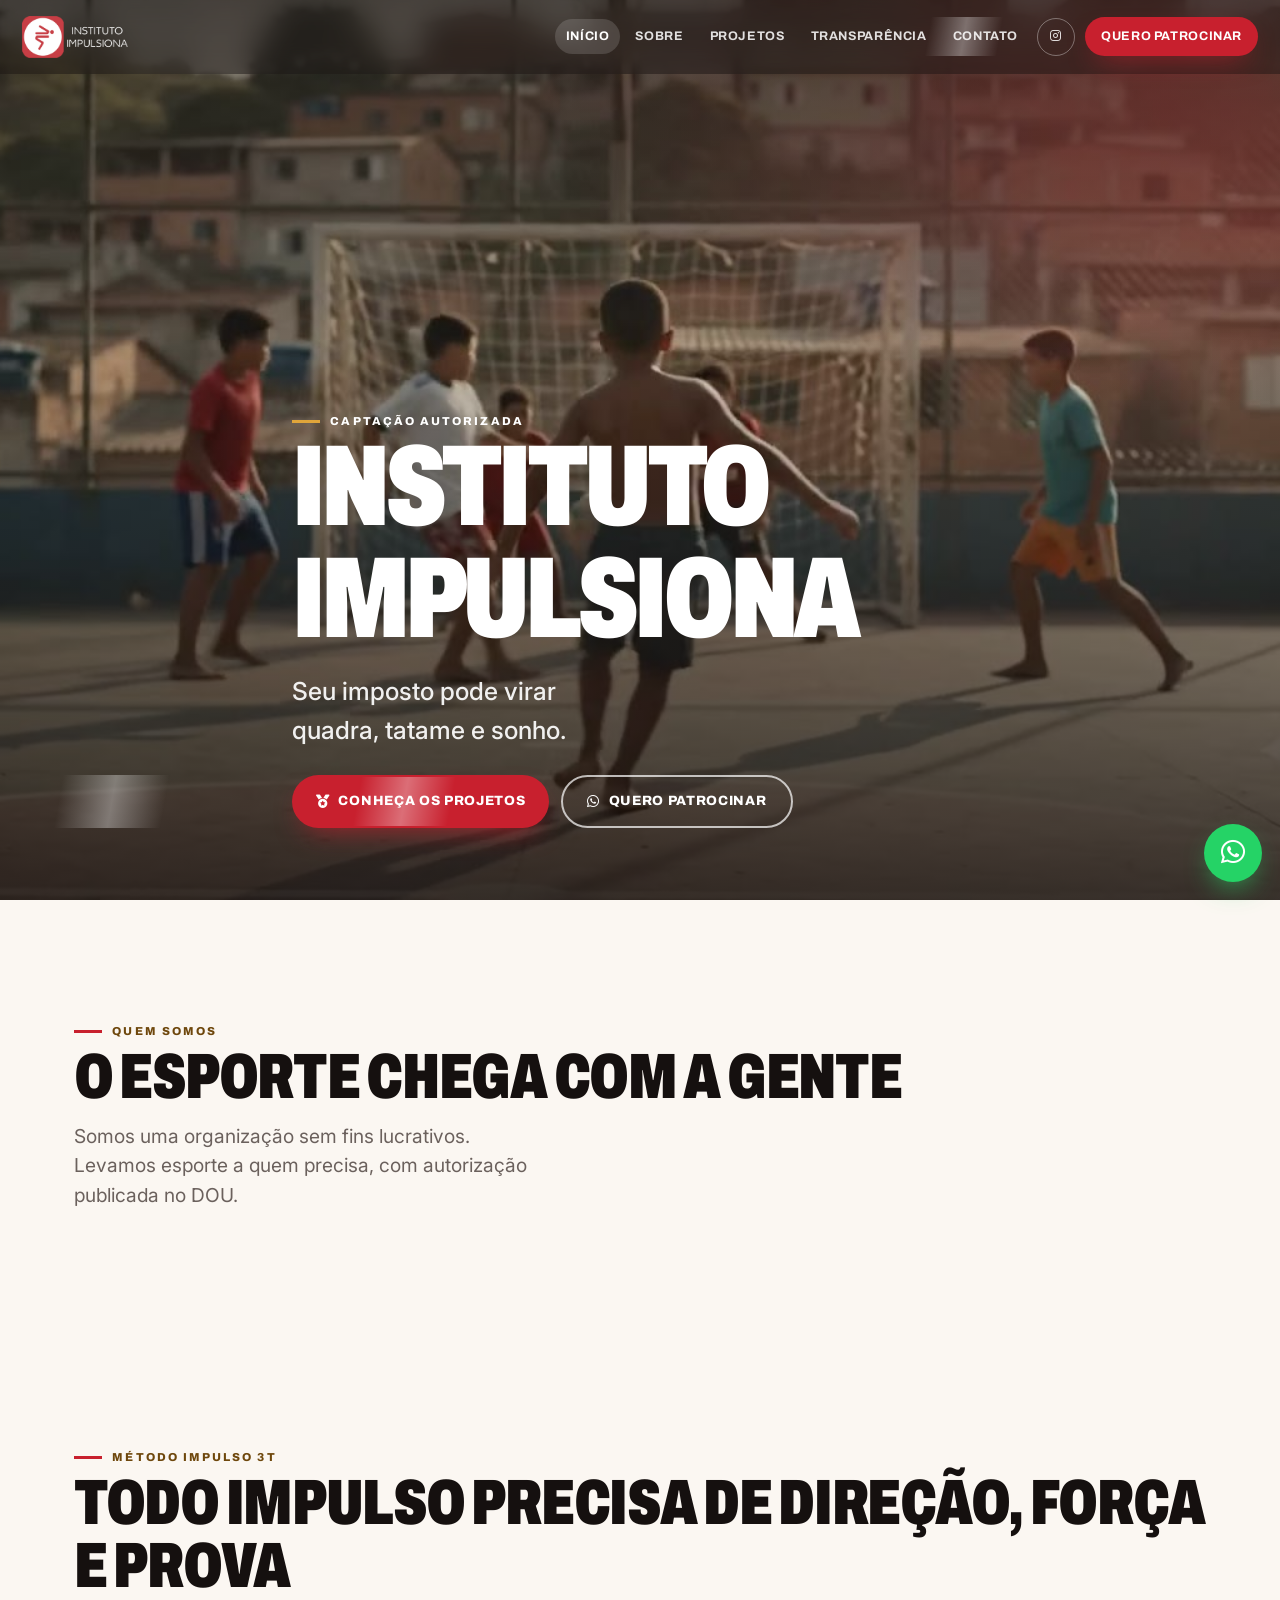
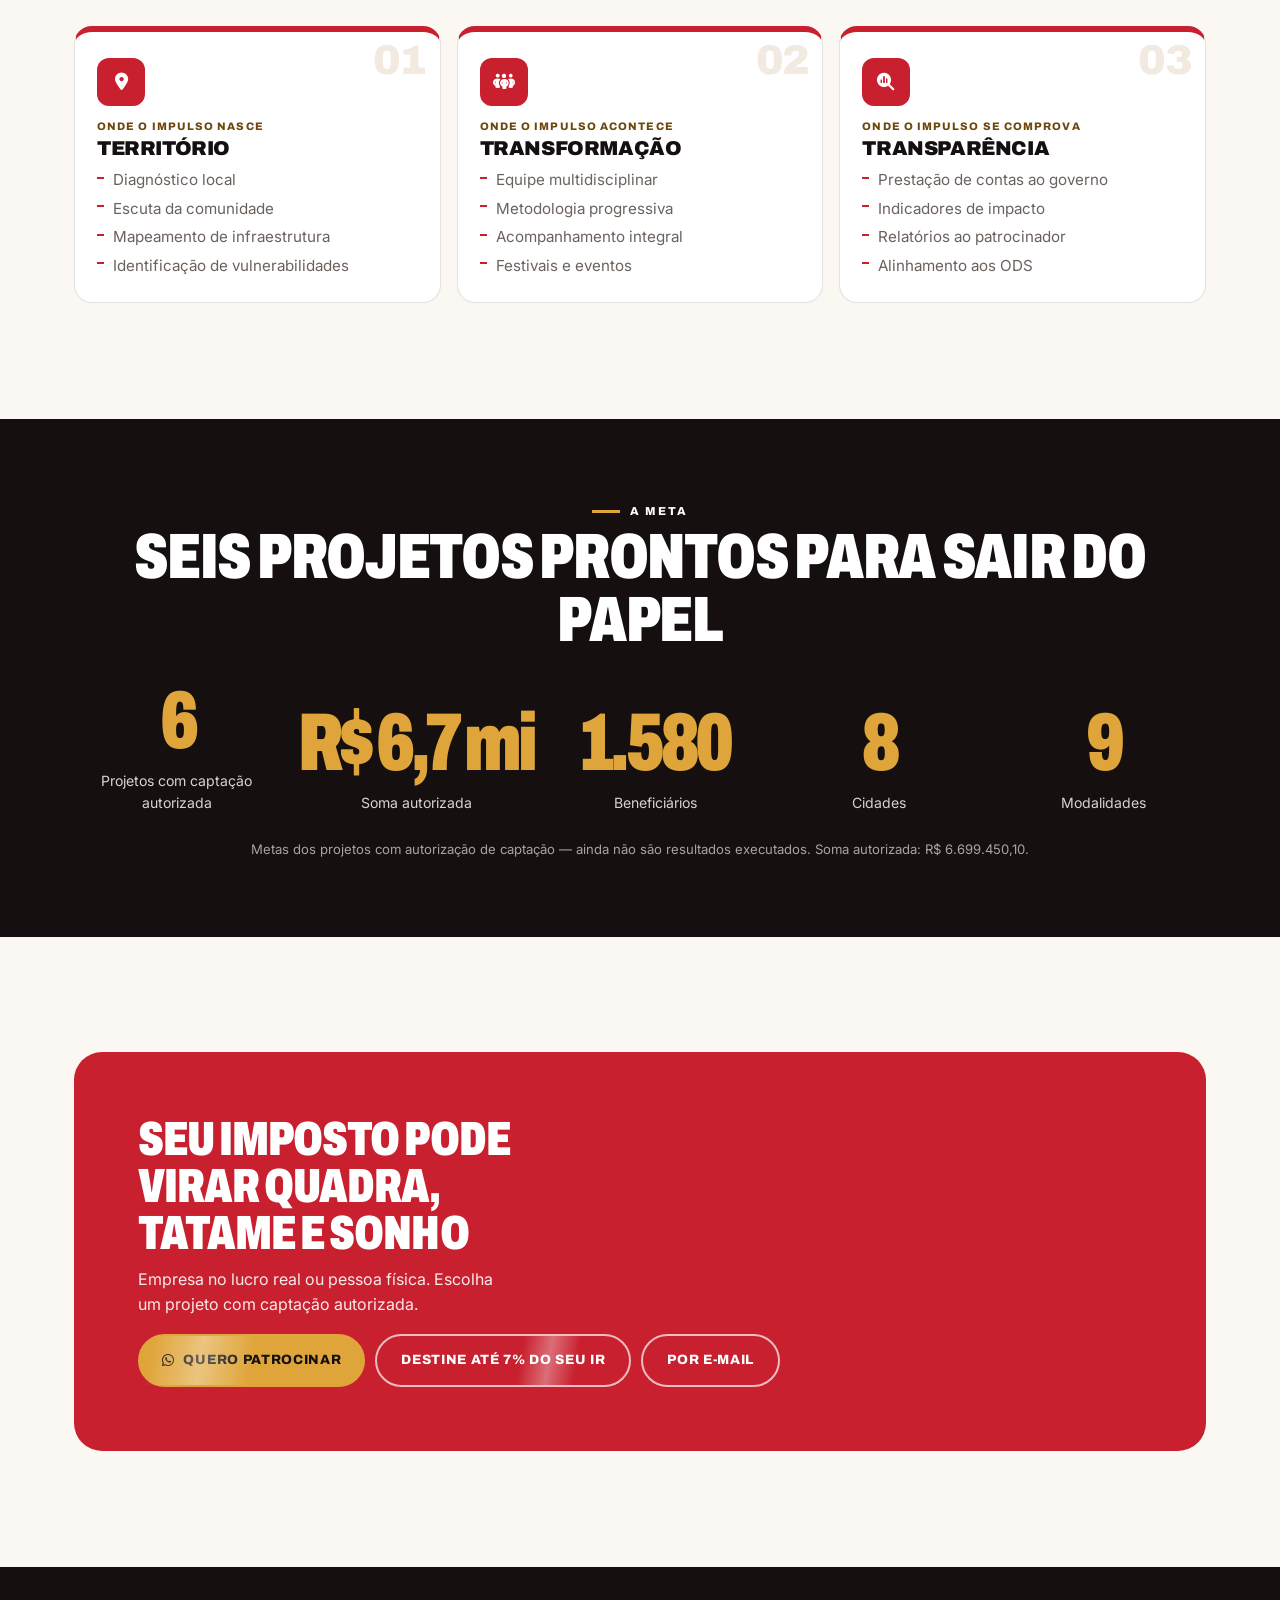
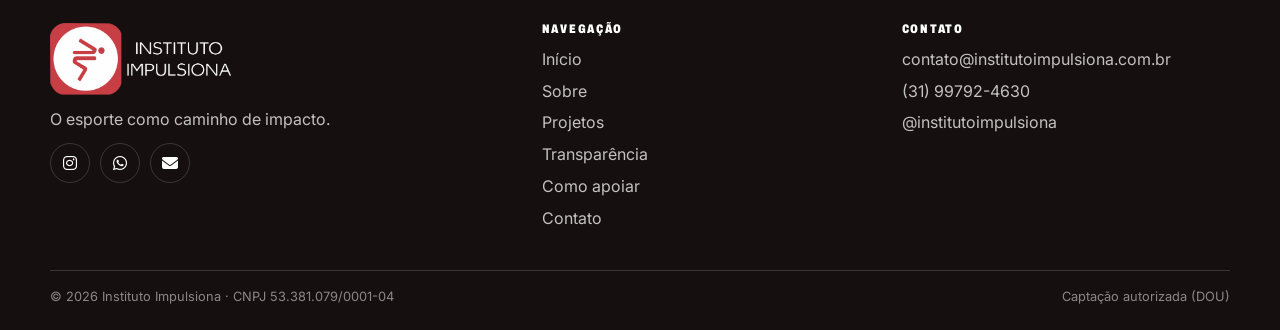
<file: index.html>
<!DOCTYPE html>
<html lang="pt-BR">
<head>
<meta charset="UTF-8">
<meta name="viewport" content="width=device-width, initial-scale=1.0">
<title>Instituto Impulsiona</title>
<meta name="description" content="Seis projetos de esporte com captação autorizada. R$ 6,7 milhões, 1.580 beneficiários, 8 cidades.">
<meta name="theme-color" content="#15100F">
<meta property="og:type" content="website">
<meta property="og:locale" content="pt_BR">
<meta property="og:site_name" content="Instituto Impulsiona">
<meta property="og:title" content="Instituto Impulsiona">
<meta property="og:description" content="Seis projetos de esporte com captação autorizada. R$ 6,7 milhões, 1.580 beneficiários, 8 cidades.">
<meta property="og:image" content="https://karinebavi.github.io/institutoimpulsiona-site/assets/logo-simbolo.png">
<meta property="og:image:alt" content="Símbolo do Instituto Impulsiona">
<meta name="twitter:card" content="summary">
<meta name="twitter:title" content="Instituto Impulsiona">
<meta name="twitter:description" content="Seis projetos de esporte com captação autorizada. R$ 6,7 milhões, 1.580 beneficiários, 8 cidades.">
<meta name="twitter:image" content="https://karinebavi.github.io/institutoimpulsiona-site/assets/logo-simbolo.png">
<link rel="icon" href="favicon.png" type="image/png">
<link rel="apple-touch-icon" href="assets/apple-touch-icon.png">
<link rel="preconnect" href="https://fonts.googleapis.com">
<link rel="preconnect" href="https://fonts.gstatic.com" crossorigin>
<link href="https://fonts.googleapis.com/css2?family=Archivo:wdth,wght@62..125,600..900&amp;family=Inter:wght@400;500;600;700&amp;display=swap" rel="stylesheet">
<link rel="stylesheet" href="https://cdnjs.cloudflare.com/ajax/libs/font-awesome/6.5.1/css/all.min.css">
<link rel="stylesheet" href="css/styles.css">
<script type="application/ld+json">{"@context": "https://schema.org", "@graph": [{"@type": "NGO", "@id": "https://karinebavi.github.io/institutoimpulsiona-site/#ong", "name": "Instituto Impulsiona", "url": "https://karinebavi.github.io/institutoimpulsiona-site/", "logo": "https://karinebavi.github.io/institutoimpulsiona-site/assets/logo-simbolo.png", "email": "contato@institutoimpulsiona.com.br", "telephone": "+55-31-99792-4630", "taxID": "53.381.079/0001-04", "sameAs": ["https://instagram.com/institutoimpulsiona"], "description": "Organização sem fins lucrativos. Projetos esportivos com autorização de captação de recursos publicada no DOU."}, {"@type": "WebPage", "url": "https://karinebavi.github.io/institutoimpulsiona-site/", "name": "Instituto Impulsiona", "description": "Seis projetos de esporte com captação autorizada. R$ 6,7 milhões, 1.580 beneficiários, 8 cidades.", "inLanguage": "pt-BR", "isPartOf": {"@id": "https://karinebavi.github.io/institutoimpulsiona-site/#ong"}}]}</script>
</head>
<body class="home">
<a class="skip" href="#conteudo">Ir para o conteúdo</a>
<header class="header" id="header">
  <a href="./" class="brand" aria-label="Instituto Impulsiona — início">
    <img src="assets/logo-horizontal-branco.png" alt="Instituto Impulsiona" width="122" height="42">
  </a>
  <nav class="nav" id="nav" aria-label="Principal">
    <a href="./" class="active" aria-current="page">Início</a>
    <a href="sobre/">Sobre</a>
    <a href="projetos/">Projetos</a>
    <a href="transparencia/">Transparência</a>
    <a href="contato/">Contato</a>
    <a class="nav-ig" href="https://instagram.com/institutoimpulsiona" target="_blank" rel="noopener noreferrer" aria-label="Instagram do Instituto Impulsiona"><i class="fa-brands fa-instagram" aria-hidden="true"></i></a>
    <a class="btn btn-red" href="apoiar/">Quero patrocinar</a>
  </nav>
  <button class="burger" id="burger" type="button" aria-label="Menu" aria-expanded="false" aria-controls="nav"><i class="fa-solid fa-bars" aria-hidden="true"></i></button>
</header>

<main id="conteudo">
  <section class="hero">
    <div class="hero-media">
      <img src="assets/hero-poster.jpg" alt="" width="1280" height="720">
    </div>
    <div class="wrap hero-inner">
      <span class="eyebrow on-dark">Captação autorizada</span>
      <h1 class="h-hero">Instituto Impulsiona</h1>
      <p class="sub">Seu imposto pode virar quadra, tatame e sonho.</p>
      <div class="hero-cta">
        <a class="btn btn-red" href="projetos/"><i class="fa-solid fa-medal" aria-hidden="true"></i> Conheça os projetos</a>
        <a class="btn btn-ghost" href="https://wa.me/5531997924630?text=Ol%C3%A1%21%20Quero%20patrocinar%20um%20projeto%20do%20Instituto%20Impulsiona%20com%20autoriza%C3%A7%C3%A3o%20de%20capta%C3%A7%C3%A3o%20de%20recursos." target="_blank" rel="noopener noreferrer"><i class="fa-brands fa-whatsapp" aria-hidden="true"></i> Quero patrocinar</a>
      </div>
    </div>
  </section>
  <section class="pad section-mark" id="quem">
    <div class="wrap">
      <div class="reveal">
        <span class="eyebrow">Quem somos</span>
        <h2 class="h-sec">O esporte chega com a gente</h2>
        <p class="lead">Somos uma organização sem fins lucrativos. Levamos esporte a quem precisa, com autorização publicada no DOU.</p>
      </div>
    </div>
  </section>
  <section class="pad" id="metodo">
    <div class="wrap">
      <span class="eyebrow">Método Impulso 3T</span>
      <h2 class="h-sec">Todo impulso precisa de direção, força e prova</h2>
      <div class="method-grid">
        <article class="method-card">
          <span class="method-num" aria-hidden="true">01</span>
          <div class="ico"><i class="fa-solid fa-location-dot" aria-hidden="true"></i></div>
          <p class="micro">Onde o impulso nasce</p>
          <h3>Território</h3>
          <ul>
            <li>Diagnóstico local</li>
            <li>Escuta da comunidade</li>
            <li>Mapeamento de infraestrutura</li>
            <li>Identificação de vulnerabilidades</li>
          </ul>
        </article>
        <article class="method-card">
          <span class="method-num" aria-hidden="true">02</span>
          <div class="ico"><i class="fa-solid fa-people-group" aria-hidden="true"></i></div>
          <p class="micro">Onde o impulso acontece</p>
          <h3>Transformação</h3>
          <ul>
            <li>Equipe multidisciplinar</li>
            <li>Metodologia progressiva</li>
            <li>Acompanhamento integral</li>
            <li>Festivais e eventos</li>
          </ul>
        </article>
        <article class="method-card">
          <span class="method-num" aria-hidden="true">03</span>
          <div class="ico"><i class="fa-solid fa-magnifying-glass-chart" aria-hidden="true"></i></div>
          <p class="micro">Onde o impulso se comprova</p>
          <h3>Transparência</h3>
          <ul>
            <li>Prestação de contas ao governo</li>
            <li>Indicadores de impacto</li>
            <li>Relatórios ao patrocinador</li>
            <li>Alinhamento aos ODS</li>
          </ul>
        </article>
      </div>
    </div>
  </section>
  <section class="stats-wrap pad-sm section-ink">
    <div class="wrap">
      <div class="reveal" style="text-align:center;margin-bottom:28px">
        <span class="eyebrow on-dark">A meta</span>
        <h2 class="h-sec" style="color:#fff">Seis projetos prontos para sair do papel</h2>
      </div>
      <div class="stats">
        <div class="stat reveal"><div class="num" data-count="6">6</div><div class="lbl">Projetos com captação autorizada</div></div>
        <div class="stat reveal"><div class="num" data-count="6.7" data-prefix="R$ " data-suffix=" mi" data-decimals="1">R$ 6,7 mi</div><div class="lbl">Soma autorizada</div></div>
        <div class="stat reveal"><div class="num" data-count="1580" data-sep="1">1.580</div><div class="lbl">Beneficiários</div></div>
        <div class="stat reveal"><div class="num" data-count="8">8</div><div class="lbl">Cidades</div></div>
        <div class="stat reveal"><div class="num" data-count="9">9</div><div class="lbl">Modalidades</div></div>
      </div>
      <p class="note">Metas dos projetos com autorização de captação — ainda não são resultados executados. Soma autorizada: R$ 6.699.450,10.</p>
    </div>
  </section>
  <section class="pad">
    <div class="wrap">
      <div class="band reveal">
        <div style="position:relative;z-index:1">
          <h2>Seu imposto pode virar quadra, tatame e sonho</h2>
          <p>Empresa no lucro real ou pessoa física. Escolha um projeto com captação autorizada.</p>
          <div class="btn-row">
            <a class="btn btn-gold" href="https://wa.me/5531997924630?text=Ol%C3%A1%21%20Quero%20patrocinar%20um%20projeto%20do%20Instituto%20Impulsiona%20com%20autoriza%C3%A7%C3%A3o%20de%20capta%C3%A7%C3%A3o%20de%20recursos." target="_blank" rel="noopener noreferrer"><i class="fa-brands fa-whatsapp" aria-hidden="true"></i> Quero patrocinar</a>
            <a class="btn btn-ghost" href="https://wa.me/5531997924630?text=Ol%C3%A1%21%20Quero%20destinar%20at%C3%A9%207%25%20do%20meu%20IR%20para%20um%20projeto%20do%20Instituto%20Impulsiona." target="_blank" rel="noopener noreferrer">Destine até 7% do seu IR</a>
            <a class="btn btn-ghost" href="mailto:contato@institutoimpulsiona.com.br?subject=Quero%20patrocinar%20um%20projeto&body=Ol%C3%A1%21%20Quero%20patrocinar%20um%20projeto%20do%20Instituto%20Impulsiona%20com%20autoriza%C3%A7%C3%A3o%20de%20capta%C3%A7%C3%A3o%20de%20recursos.">Por e-mail</a>
          </div>
        </div>
      </div>
    </div>
  </section>
</main>
<footer class="footer">
  <div class="foot-grid">
    <div>
      <img src="assets/logo-horizontal-branco.png" alt="Instituto Impulsiona" width="208" height="72">
      <p>O esporte como caminho de impacto.</p>
      <div class="foot-social">
        <a href="https://instagram.com/institutoimpulsiona" target="_blank" rel="noopener noreferrer" aria-label="Instagram"><i class="fa-brands fa-instagram" aria-hidden="true"></i></a>
        <a href="https://wa.me/5531997924630" target="_blank" rel="noopener noreferrer" aria-label="WhatsApp"><i class="fa-brands fa-whatsapp" aria-hidden="true"></i></a>
        <a href="mailto:contato@institutoimpulsiona.com.br" aria-label="E-mail"><i class="fa-solid fa-envelope" aria-hidden="true"></i></a>
      </div>
    </div>
    <nav aria-label="Rodapé">
      <h2>Navegação</h2>
      <a href="./">Início</a>
      <a href="sobre/">Sobre</a>
      <a href="projetos/">Projetos</a>
      <a href="transparencia/">Transparência</a>
      <a href="apoiar/">Como apoiar</a>
      <a href="contato/">Contato</a>
    </nav>
    <div>
      <h2>Contato</h2>
      <a href="mailto:contato@institutoimpulsiona.com.br">contato@institutoimpulsiona.com.br</a>
      <a href="https://wa.me/5531997924630" target="_blank" rel="noopener noreferrer">(31) 99792-4630</a>
      <a href="https://instagram.com/institutoimpulsiona" target="_blank" rel="noopener noreferrer">@institutoimpulsiona</a>
    </div>
  </div>
  <div class="foot-bottom">
    <span>© <span id="ano"></span> Instituto Impulsiona · CNPJ 53.381.079/0001-04</span>
    <span>Captação autorizada (DOU)</span>
  </div>
</footer>
<a class="wa" href="https://wa.me/5531997924630" target="_blank" rel="noopener noreferrer" aria-label="Falar no WhatsApp"><i class="fa-brands fa-whatsapp" aria-hidden="true"></i></a>
<script src="js/site.js"></script>
</body>
</html>
</file>
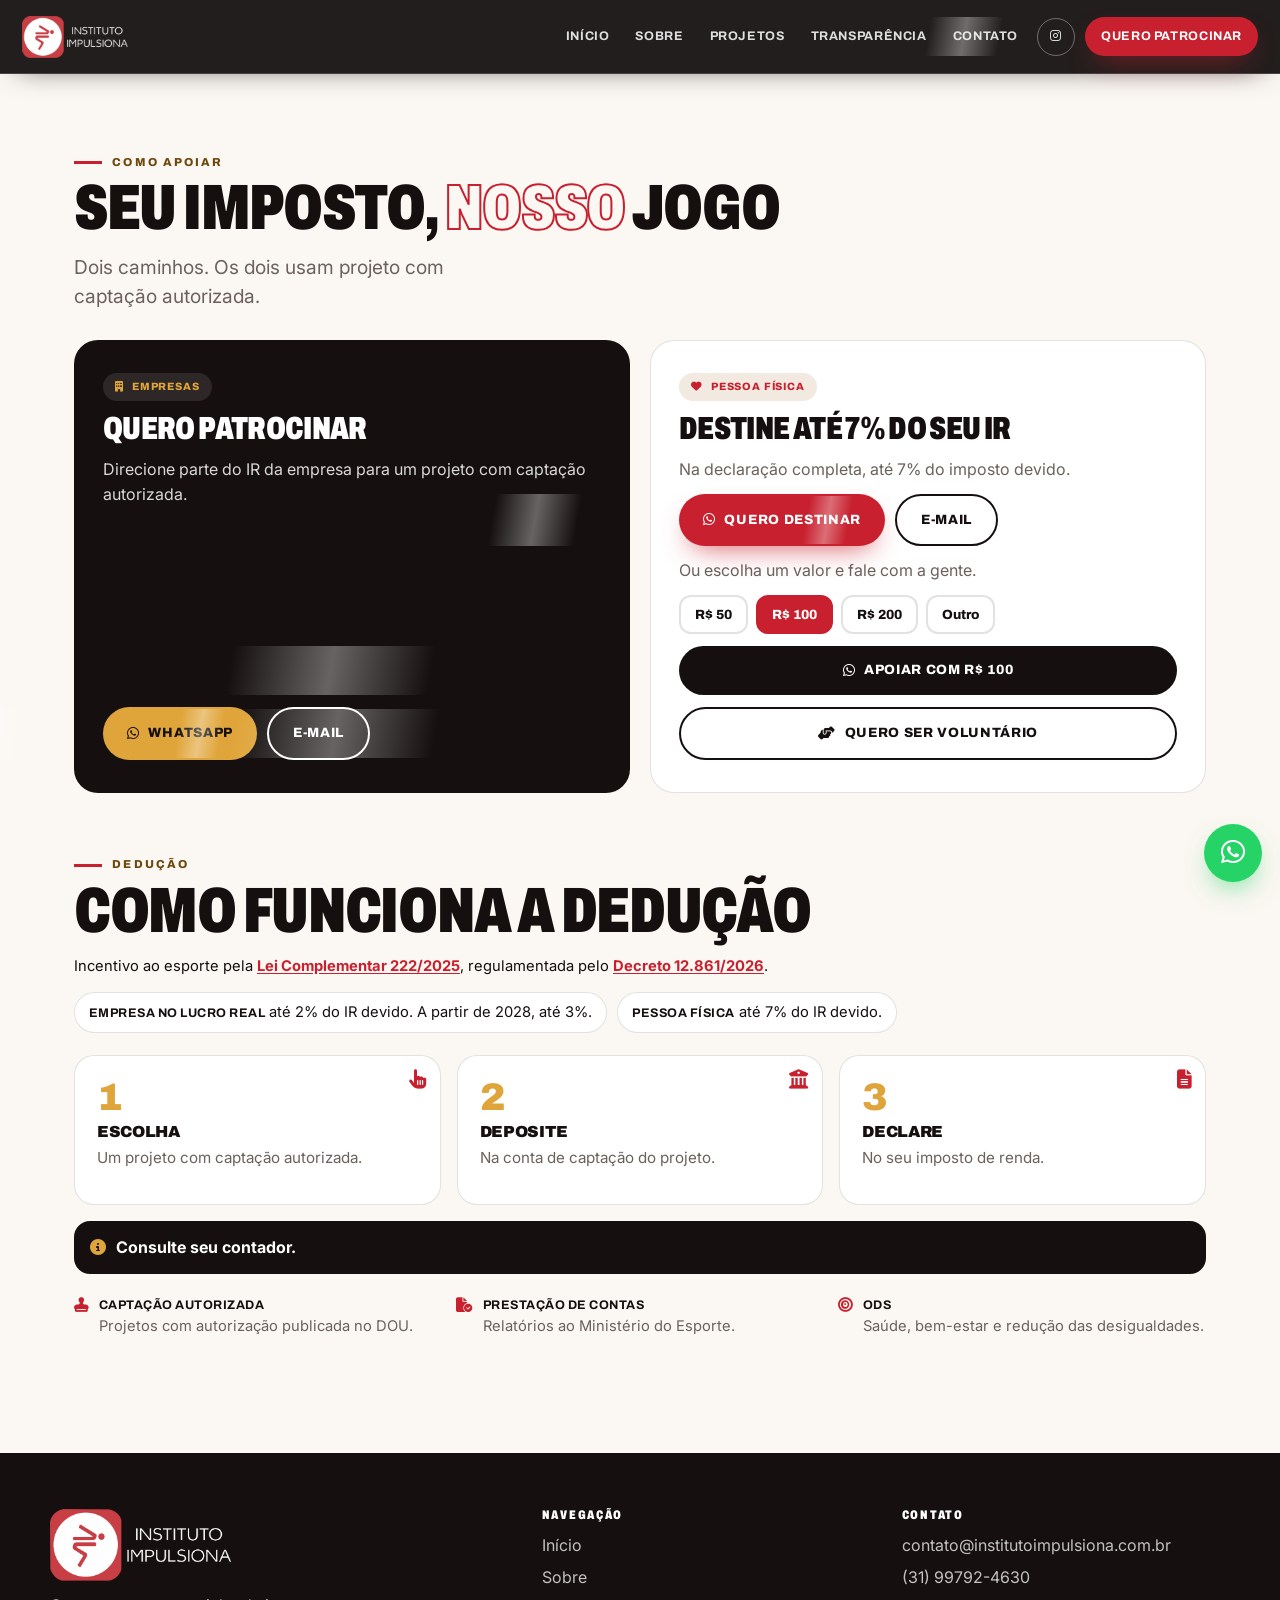
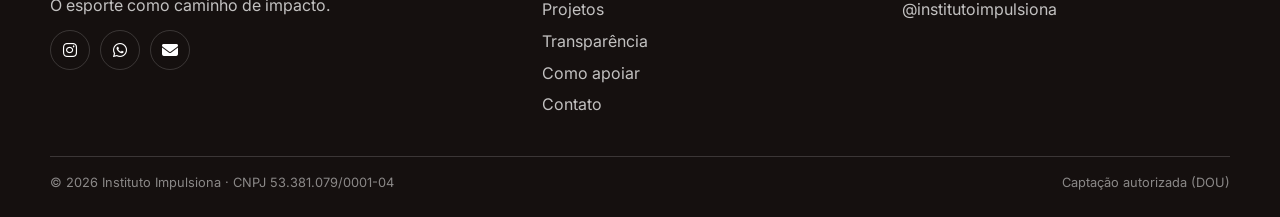
<file: apoiar/index.html>
<!DOCTYPE html>
<html lang="pt-BR">
<head>
<meta charset="UTF-8">
<meta name="viewport" content="width=device-width, initial-scale=1.0">
<title>Como apoiar — Instituto Impulsiona</title>
<meta name="description" content="Empresa no lucro real destina até 2% do IR. Pessoa física, até 7%. Lei Complementar 222/2025.">
<meta name="theme-color" content="#15100F">
<meta property="og:type" content="website">
<meta property="og:locale" content="pt_BR">
<meta property="og:site_name" content="Instituto Impulsiona">
<meta property="og:title" content="Como apoiar — Instituto Impulsiona">
<meta property="og:description" content="Empresa no lucro real destina até 2% do IR. Pessoa física, até 7%. Lei Complementar 222/2025.">
<meta property="og:image" content="https://karinebavi.github.io/institutoimpulsiona-site/assets/logo-simbolo.png">
<meta property="og:image:alt" content="Símbolo do Instituto Impulsiona">
<meta name="twitter:card" content="summary">
<meta name="twitter:title" content="Como apoiar — Instituto Impulsiona">
<meta name="twitter:description" content="Empresa no lucro real destina até 2% do IR. Pessoa física, até 7%. Lei Complementar 222/2025.">
<meta name="twitter:image" content="https://karinebavi.github.io/institutoimpulsiona-site/assets/logo-simbolo.png">
<link rel="icon" href="../favicon.png" type="image/png">
<link rel="apple-touch-icon" href="../assets/apple-touch-icon.png">
<link rel="preconnect" href="https://fonts.googleapis.com">
<link rel="preconnect" href="https://fonts.gstatic.com" crossorigin>
<link href="https://fonts.googleapis.com/css2?family=Archivo:wdth,wght@62..125,600..900&amp;family=Inter:wght@400;500;600;700&amp;display=swap" rel="stylesheet">
<link rel="stylesheet" href="https://cdnjs.cloudflare.com/ajax/libs/font-awesome/6.5.1/css/all.min.css">
<link rel="stylesheet" href="../css/styles.css">
<script type="application/ld+json">{"@context": "https://schema.org", "@graph": [{"@type": "NGO", "@id": "https://karinebavi.github.io/institutoimpulsiona-site/#ong", "name": "Instituto Impulsiona", "url": "https://karinebavi.github.io/institutoimpulsiona-site/", "logo": "https://karinebavi.github.io/institutoimpulsiona-site/assets/logo-simbolo.png", "email": "contato@institutoimpulsiona.com.br", "telephone": "+55-31-99792-4630", "taxID": "53.381.079/0001-04", "sameAs": ["https://instagram.com/institutoimpulsiona"], "description": "Organização sem fins lucrativos. Projetos esportivos com autorização de captação de recursos publicada no DOU."}, {"@type": "WebPage", "url": "https://karinebavi.github.io/institutoimpulsiona-site/apoiar/", "name": "Como apoiar — Instituto Impulsiona", "description": "Empresa no lucro real destina até 2% do IR. Pessoa física, até 7%. Lei Complementar 222/2025.", "inLanguage": "pt-BR", "isPartOf": {"@id": "https://karinebavi.github.io/institutoimpulsiona-site/#ong"}}]}</script>
</head>
<body class="inner">
<a class="skip" href="#conteudo">Ir para o conteúdo</a>
<header class="header is-solid" id="header">
  <a href="../" class="brand" aria-label="Instituto Impulsiona — início">
    <img src="../assets/logo-horizontal-branco.png" alt="Instituto Impulsiona" width="122" height="42">
  </a>
  <nav class="nav" id="nav" aria-label="Principal">
    <a href="../">Início</a>
    <a href="../sobre/">Sobre</a>
    <a href="../projetos/">Projetos</a>
    <a href="../transparencia/">Transparência</a>
    <a href="../contato/">Contato</a>
    <a class="nav-ig" href="https://instagram.com/institutoimpulsiona" target="_blank" rel="noopener noreferrer" aria-label="Instagram do Instituto Impulsiona"><i class="fa-brands fa-instagram" aria-hidden="true"></i></a>
    <a class="btn btn-red" href="../apoiar/" aria-current="page">Quero patrocinar</a>
  </nav>
  <button class="burger" id="burger" type="button" aria-label="Menu" aria-expanded="false" aria-controls="nav"><i class="fa-solid fa-bars" aria-hidden="true"></i></button>
</header>

<main id="conteudo">
  <section class="pad section-mark">
    <div class="wrap">
      <span class="eyebrow">Como apoiar</span>
      <h1 class="h-sec">Seu imposto, <span class="stroke">nosso</span> jogo</h1>
      <p class="lead">Dois caminhos. Os dois usam projeto com captação autorizada.</p>
      <div class="support-grid" style="margin-top:28px">
        <article class="support feature">
          <span class="badge"><i class="fa-solid fa-building" aria-hidden="true"></i> Empresas</span>
          <h2>Quero patrocinar</h2>
          <p>Direcione parte do IR da empresa para um projeto com captação autorizada.</p>
          <div class="actions">
            <a class="btn btn-gold" href="https://wa.me/5531997924630?text=Ol%C3%A1%21%20Quero%20patrocinar%20um%20projeto%20do%20Instituto%20Impulsiona%20com%20autoriza%C3%A7%C3%A3o%20de%20capta%C3%A7%C3%A3o%20de%20recursos." target="_blank" rel="noopener noreferrer"><i class="fa-brands fa-whatsapp" aria-hidden="true"></i> WhatsApp</a>
            <a class="btn btn-line" style="border-color:#fff;color:#fff" href="mailto:contato@institutoimpulsiona.com.br?subject=Quero%20patrocinar%20um%20projeto&body=Ol%C3%A1%21%20Quero%20patrocinar%20um%20projeto%20do%20Instituto%20Impulsiona%20com%20autoriza%C3%A7%C3%A3o%20de%20capta%C3%A7%C3%A3o%20de%20recursos.">E-mail</a>
          </div>
        </article>
        <article class="support">
          <span class="badge"><i class="fa-solid fa-heart" aria-hidden="true"></i> Pessoa física</span>
          <h2>Destine até 7% do seu IR</h2>
          <p>Na declaração completa, até 7% do imposto devido.</p>
          <div class="actions">
            <a class="btn btn-red" href="https://wa.me/5531997924630?text=Ol%C3%A1%21%20Quero%20destinar%20at%C3%A9%207%25%20do%20meu%20IR%20para%20um%20projeto%20do%20Instituto%20Impulsiona." target="_blank" rel="noopener noreferrer"><i class="fa-brands fa-whatsapp" aria-hidden="true"></i> Quero destinar</a>
            <a class="btn btn-line" href="mailto:contato@institutoimpulsiona.com.br?subject=Destinar%20at%C3%A9%207%25%20do%20IR&body=Ol%C3%A1%21%20Quero%20destinar%20at%C3%A9%207%25%20do%20meu%20IR%20para%20um%20projeto%20do%20Instituto%20Impulsiona.">E-mail</a>
          </div>
          <p>Ou escolha um valor e fale com a gente.</p>
          <div class="amounts" id="amounts" role="group" aria-label="Valor para apoiar a causa, fora da dedução do IR">
            <button class="amount" type="button" data-v="50" aria-pressed="false">R$ 50</button>
            <button class="amount active" type="button" data-v="100" aria-pressed="true">R$ 100</button>
            <button class="amount" type="button" data-v="200" aria-pressed="false">R$ 200</button>
            <button class="amount" type="button" data-v="outro" aria-pressed="false">Outro</button>
          </div>
          <a id="doarBtnLink" class="btn btn-dark" href="https://wa.me/5531997924630?text=Ol%C3%A1%21%20Quero%20apoiar%20o%20Instituto%20Impulsiona%20com%20uma%20doa%C3%A7%C3%A3o%20de%20R%24%20100.%20Pode%20me%20ajudar%3F" target="_blank" rel="noopener noreferrer"><i class="fa-brands fa-whatsapp" aria-hidden="true"></i> Apoiar com R$ 100</a>
          <a class="btn btn-line" href="https://wa.me/5531997924630?text=Ol%C3%A1%21%20Tenho%20interesse%20em%20ser%20volunt%C3%A1rio%28a%29%20no%20Instituto%20Impulsiona." target="_blank" rel="noopener noreferrer"><i class="fa-solid fa-hands-helping" aria-hidden="true"></i> Quero ser voluntário</a>
        </article>
      </div>

      <div style="margin-top:56px" id="deducao">
        <span class="eyebrow">Dedução</span>
        <h2 class="h-sec">Como funciona a dedução</h2>
        <p class="legal-links">Incentivo ao esporte pela <a href="https://www.planalto.gov.br/ccivil_03/leis/lcp/lcp222.htm" target="_blank" rel="noopener noreferrer">Lei Complementar 222/2025</a>, regulamentada pelo <a href="https://www.planalto.gov.br/ccivil_03/_ato2023-2026/2026/decreto/d12861.htm" target="_blank" rel="noopener noreferrer">Decreto 12.861/2026</a>.</p>
        <div class="limits">
          <p class="pill"><strong>Empresa no lucro real</strong> até 2% do IR devido. A partir de 2028, até 3%.</p>
          <p class="pill"><strong>Pessoa física</strong> até 7% do IR devido.</p>
        </div>
        <div class="steps">
          <article class="step-card reveal"><i class="fa-solid fa-hand-pointer mark" aria-hidden="true"></i><div class="n">1</div><h3>Escolha</h3><p>Um projeto com captação autorizada.</p></article>
          <article class="step-card reveal"><i class="fa-solid fa-building-columns mark" aria-hidden="true"></i><div class="n">2</div><h3>Deposite</h3><p>Na conta de captação do projeto.</p></article>
          <article class="step-card reveal"><i class="fa-solid fa-file-lines mark" aria-hidden="true"></i><div class="n">3</div><h3>Declare</h3><p>No seu imposto de renda.</p></article>
        </div>
        <p class="warn"><i class="fa-solid fa-circle-info" aria-hidden="true"></i> Consulte seu contador.</p>
      </div>

      <div class="assure">
        <article><i class="fa-solid fa-stamp" aria-hidden="true"></i><div><strong>Captação autorizada</strong>Projetos com autorização publicada no DOU.</div></article>
        <article><i class="fa-solid fa-file-circle-check" aria-hidden="true"></i><div><strong>Prestação de contas</strong>Relatórios ao Ministério do Esporte.</div></article>
        <article><i class="fa-solid fa-bullseye" aria-hidden="true"></i><div><strong>ODS</strong>Saúde, bem-estar e redução das desigualdades.</div></article>
      </div>
    </div>
  </section>
</main>
<footer class="footer">
  <div class="foot-grid">
    <div>
      <img src="../assets/logo-horizontal-branco.png" alt="Instituto Impulsiona" width="208" height="72">
      <p>O esporte como caminho de impacto.</p>
      <div class="foot-social">
        <a href="https://instagram.com/institutoimpulsiona" target="_blank" rel="noopener noreferrer" aria-label="Instagram"><i class="fa-brands fa-instagram" aria-hidden="true"></i></a>
        <a href="https://wa.me/5531997924630" target="_blank" rel="noopener noreferrer" aria-label="WhatsApp"><i class="fa-brands fa-whatsapp" aria-hidden="true"></i></a>
        <a href="mailto:contato@institutoimpulsiona.com.br" aria-label="E-mail"><i class="fa-solid fa-envelope" aria-hidden="true"></i></a>
      </div>
    </div>
    <nav aria-label="Rodapé">
      <h2>Navegação</h2>
      <a href="../">Início</a>
      <a href="../sobre/">Sobre</a>
      <a href="../projetos/">Projetos</a>
      <a href="../transparencia/">Transparência</a>
      <a href="../apoiar/">Como apoiar</a>
      <a href="../contato/">Contato</a>
    </nav>
    <div>
      <h2>Contato</h2>
      <a href="mailto:contato@institutoimpulsiona.com.br">contato@institutoimpulsiona.com.br</a>
      <a href="https://wa.me/5531997924630" target="_blank" rel="noopener noreferrer">(31) 99792-4630</a>
      <a href="https://instagram.com/institutoimpulsiona" target="_blank" rel="noopener noreferrer">@institutoimpulsiona</a>
    </div>
  </div>
  <div class="foot-bottom">
    <span>© <span id="ano"></span> Instituto Impulsiona · CNPJ 53.381.079/0001-04</span>
    <span>Captação autorizada (DOU)</span>
  </div>
</footer>
<a class="wa" href="https://wa.me/5531997924630" target="_blank" rel="noopener noreferrer" aria-label="Falar no WhatsApp"><i class="fa-brands fa-whatsapp" aria-hidden="true"></i></a>
<script src="../js/site.js"></script>
</body>
</html>
</file>
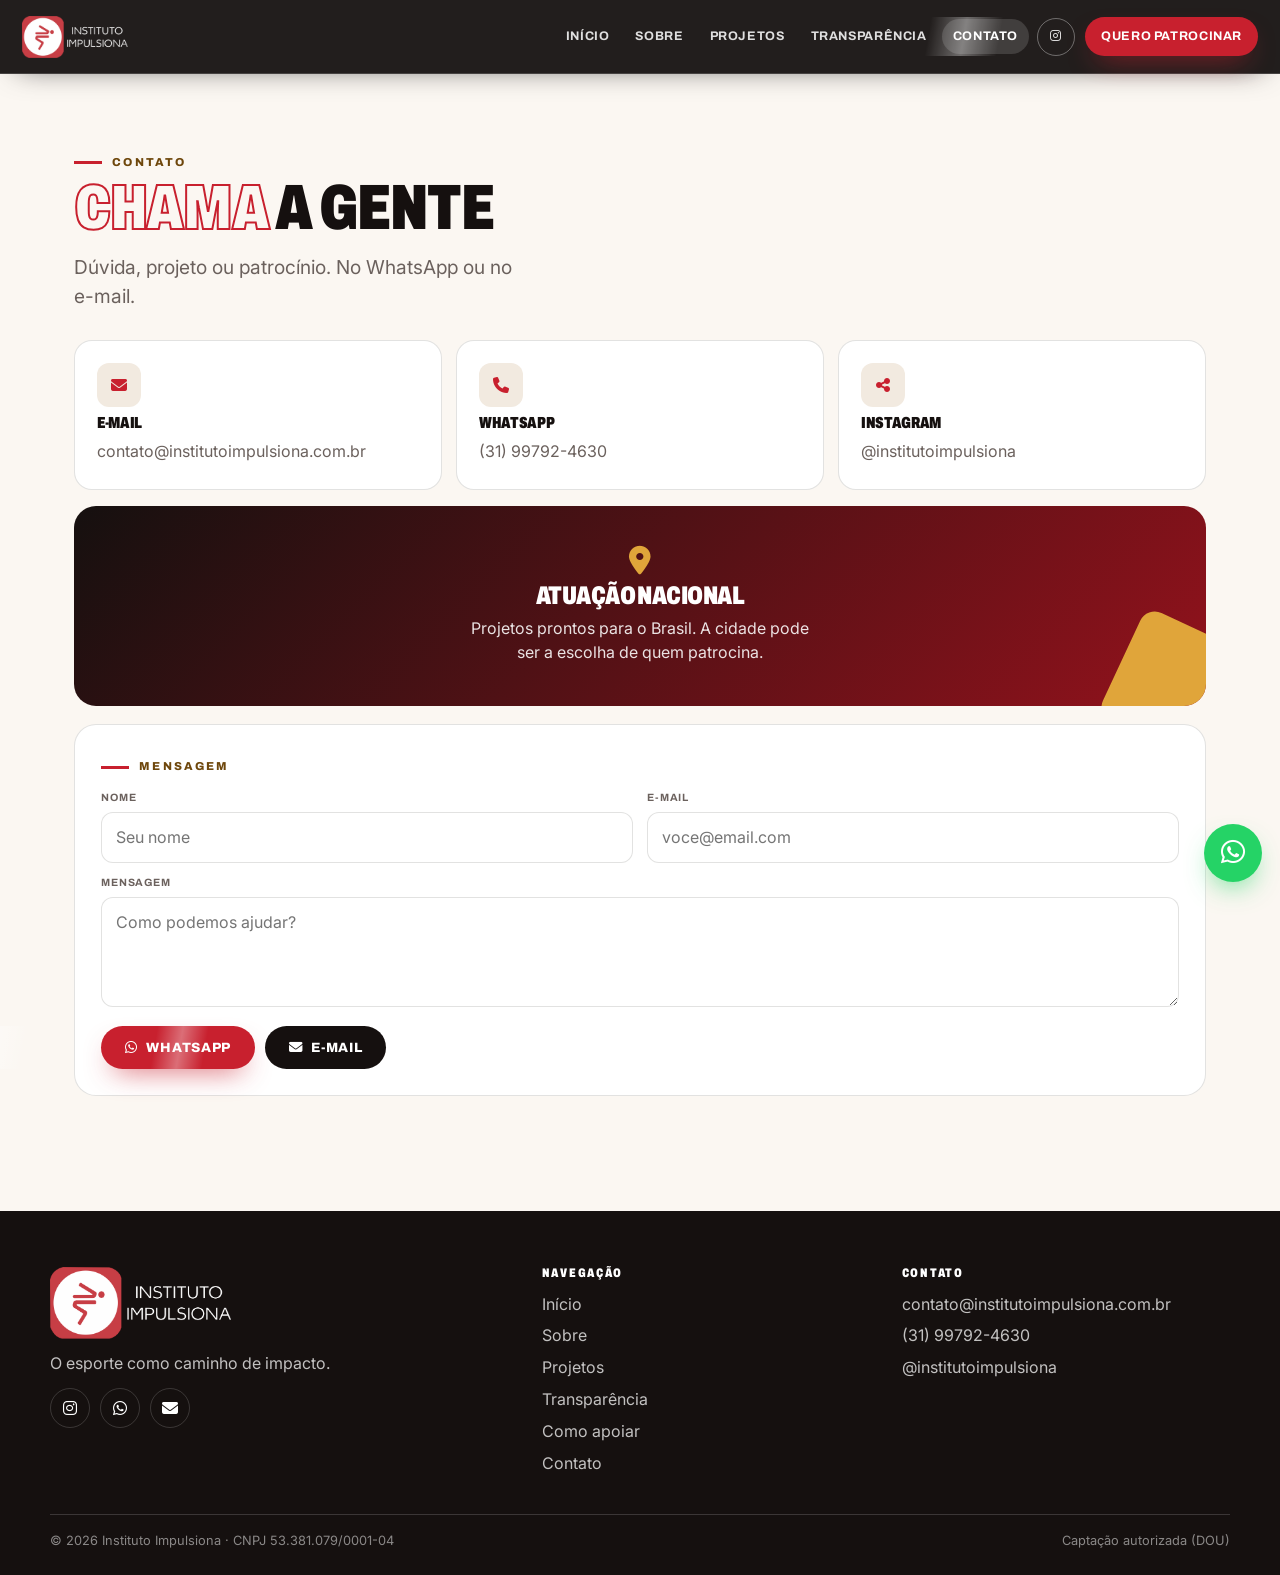
<file: contato/index.html>
<!DOCTYPE html>
<html lang="pt-BR">
<head>
<meta charset="UTF-8">
<meta name="viewport" content="width=device-width, initial-scale=1.0">
<title>Contato — Instituto Impulsiona</title>
<meta name="description" content="Fale com o Instituto Impulsiona pelo WhatsApp ou por contato@institutoimpulsiona.com.br.">
<meta name="theme-color" content="#15100F">
<meta property="og:type" content="website">
<meta property="og:locale" content="pt_BR">
<meta property="og:site_name" content="Instituto Impulsiona">
<meta property="og:title" content="Contato — Instituto Impulsiona">
<meta property="og:description" content="Fale com o Instituto Impulsiona pelo WhatsApp ou por contato@institutoimpulsiona.com.br.">
<meta property="og:image" content="https://karinebavi.github.io/institutoimpulsiona-site/assets/logo-simbolo.png">
<meta property="og:image:alt" content="Símbolo do Instituto Impulsiona">
<meta name="twitter:card" content="summary">
<meta name="twitter:title" content="Contato — Instituto Impulsiona">
<meta name="twitter:description" content="Fale com o Instituto Impulsiona pelo WhatsApp ou por contato@institutoimpulsiona.com.br.">
<meta name="twitter:image" content="https://karinebavi.github.io/institutoimpulsiona-site/assets/logo-simbolo.png">
<link rel="icon" href="../favicon.png" type="image/png">
<link rel="apple-touch-icon" href="../assets/apple-touch-icon.png">
<link rel="preconnect" href="https://fonts.googleapis.com">
<link rel="preconnect" href="https://fonts.gstatic.com" crossorigin>
<link href="https://fonts.googleapis.com/css2?family=Archivo:wdth,wght@62..125,600..900&amp;family=Inter:wght@400;500;600;700&amp;display=swap" rel="stylesheet">
<link rel="stylesheet" href="https://cdnjs.cloudflare.com/ajax/libs/font-awesome/6.5.1/css/all.min.css">
<link rel="stylesheet" href="../css/styles.css">
<script type="application/ld+json">{"@context": "https://schema.org", "@graph": [{"@type": "NGO", "@id": "https://karinebavi.github.io/institutoimpulsiona-site/#ong", "name": "Instituto Impulsiona", "url": "https://karinebavi.github.io/institutoimpulsiona-site/", "logo": "https://karinebavi.github.io/institutoimpulsiona-site/assets/logo-simbolo.png", "email": "contato@institutoimpulsiona.com.br", "telephone": "+55-31-99792-4630", "taxID": "53.381.079/0001-04", "sameAs": ["https://instagram.com/institutoimpulsiona"], "description": "Organização sem fins lucrativos. Projetos esportivos com autorização de captação de recursos publicada no DOU."}, {"@type": "WebPage", "url": "https://karinebavi.github.io/institutoimpulsiona-site/contato/", "name": "Contato — Instituto Impulsiona", "description": "Fale com o Instituto Impulsiona pelo WhatsApp ou por contato@institutoimpulsiona.com.br.", "inLanguage": "pt-BR", "isPartOf": {"@id": "https://karinebavi.github.io/institutoimpulsiona-site/#ong"}}]}</script>
</head>
<body class="inner">
<a class="skip" href="#conteudo">Ir para o conteúdo</a>
<header class="header is-solid" id="header">
  <a href="../" class="brand" aria-label="Instituto Impulsiona — início">
    <img src="../assets/logo-horizontal-branco.png" alt="Instituto Impulsiona" width="122" height="42">
  </a>
  <nav class="nav" id="nav" aria-label="Principal">
    <a href="../">Início</a>
    <a href="../sobre/">Sobre</a>
    <a href="../projetos/">Projetos</a>
    <a href="../transparencia/">Transparência</a>
    <a href="../contato/" class="active" aria-current="page">Contato</a>
    <a class="nav-ig" href="https://instagram.com/institutoimpulsiona" target="_blank" rel="noopener noreferrer" aria-label="Instagram do Instituto Impulsiona"><i class="fa-brands fa-instagram" aria-hidden="true"></i></a>
    <a class="btn btn-red" href="../apoiar/">Quero patrocinar</a>
  </nav>
  <button class="burger" id="burger" type="button" aria-label="Menu" aria-expanded="false" aria-controls="nav"><i class="fa-solid fa-bars" aria-hidden="true"></i></button>
</header>

<main id="conteudo">
  <section class="pad">
    <div class="wrap">
      <span class="eyebrow">Contato</span>
      <h1 class="h-sec"><span class="stroke">Chama</span> a gente</h1>
      <p class="lead">Dúvida, projeto ou patrocínio. No WhatsApp ou no e-mail.</p>
      <div class="contact-grid" style="margin-top:28px">
        <article class="cc">
          <div class="ico"><i class="fa-solid fa-envelope" aria-hidden="true"></i></div>
          <h2>E-mail</h2>
          <a href="mailto:contato@institutoimpulsiona.com.br">contato@institutoimpulsiona.com.br</a>
        </article>
        <article class="cc">
          <div class="ico"><i class="fa-solid fa-phone" aria-hidden="true"></i></div>
          <h2>WhatsApp</h2>
          <a href="https://wa.me/5531997924630" target="_blank" rel="noopener noreferrer">(31) 99792-4630</a>
        </article>
        <article class="cc">
          <div class="ico"><i class="fa-solid fa-share-nodes" aria-hidden="true"></i></div>
          <h2>Instagram</h2>
          <a href="https://instagram.com/institutoimpulsiona" target="_blank" rel="noopener noreferrer">@institutoimpulsiona</a>
        </article>
      </div>
      <div class="map">
        <i class="fa-solid fa-location-dot" aria-hidden="true"></i>
        <h2>Atuação nacional</h2>
        <p>Projetos prontos para o Brasil. A cidade pode ser a escolha de quem patrocina.</p>
      </div>
      <form class="form" id="contatoForm" action="#" method="post">
        <span class="eyebrow">Mensagem</span>
        <div class="form-row">
          <div class="field"><label for="fNome">Nome</label><input id="fNome" name="nome" type="text" placeholder="Seu nome" autocomplete="name"></div>
          <div class="field"><label for="fEmail">E-mail</label><input id="fEmail" name="email" type="email" placeholder="voce@email.com" autocomplete="email"></div>
        </div>
        <div class="field"><label for="fMsg">Mensagem</label><textarea id="fMsg" name="mensagem" placeholder="Como podemos ajudar?"></textarea></div>
        <div class="form-actions">
          <button class="btn btn-red" type="button" data-via="whats"><i class="fa-brands fa-whatsapp" aria-hidden="true"></i> WhatsApp</button>
          <button class="btn btn-dark" type="button" data-via="email"><i class="fa-solid fa-envelope" aria-hidden="true"></i> E-mail</button>
        </div>
      </form>
    </div>
  </section>
</main>
<footer class="footer">
  <div class="foot-grid">
    <div>
      <img src="../assets/logo-horizontal-branco.png" alt="Instituto Impulsiona" width="208" height="72">
      <p>O esporte como caminho de impacto.</p>
      <div class="foot-social">
        <a href="https://instagram.com/institutoimpulsiona" target="_blank" rel="noopener noreferrer" aria-label="Instagram"><i class="fa-brands fa-instagram" aria-hidden="true"></i></a>
        <a href="https://wa.me/5531997924630" target="_blank" rel="noopener noreferrer" aria-label="WhatsApp"><i class="fa-brands fa-whatsapp" aria-hidden="true"></i></a>
        <a href="mailto:contato@institutoimpulsiona.com.br" aria-label="E-mail"><i class="fa-solid fa-envelope" aria-hidden="true"></i></a>
      </div>
    </div>
    <nav aria-label="Rodapé">
      <h2>Navegação</h2>
      <a href="../">Início</a>
      <a href="../sobre/">Sobre</a>
      <a href="../projetos/">Projetos</a>
      <a href="../transparencia/">Transparência</a>
      <a href="../apoiar/">Como apoiar</a>
      <a href="../contato/">Contato</a>
    </nav>
    <div>
      <h2>Contato</h2>
      <a href="mailto:contato@institutoimpulsiona.com.br">contato@institutoimpulsiona.com.br</a>
      <a href="https://wa.me/5531997924630" target="_blank" rel="noopener noreferrer">(31) 99792-4630</a>
      <a href="https://instagram.com/institutoimpulsiona" target="_blank" rel="noopener noreferrer">@institutoimpulsiona</a>
    </div>
  </div>
  <div class="foot-bottom">
    <span>© <span id="ano"></span> Instituto Impulsiona · CNPJ 53.381.079/0001-04</span>
    <span>Captação autorizada (DOU)</span>
  </div>
</footer>
<a class="wa" href="https://wa.me/5531997924630" target="_blank" rel="noopener noreferrer" aria-label="Falar no WhatsApp"><i class="fa-brands fa-whatsapp" aria-hidden="true"></i></a>
<script src="../js/site.js"></script>
</body>
</html>
</file>
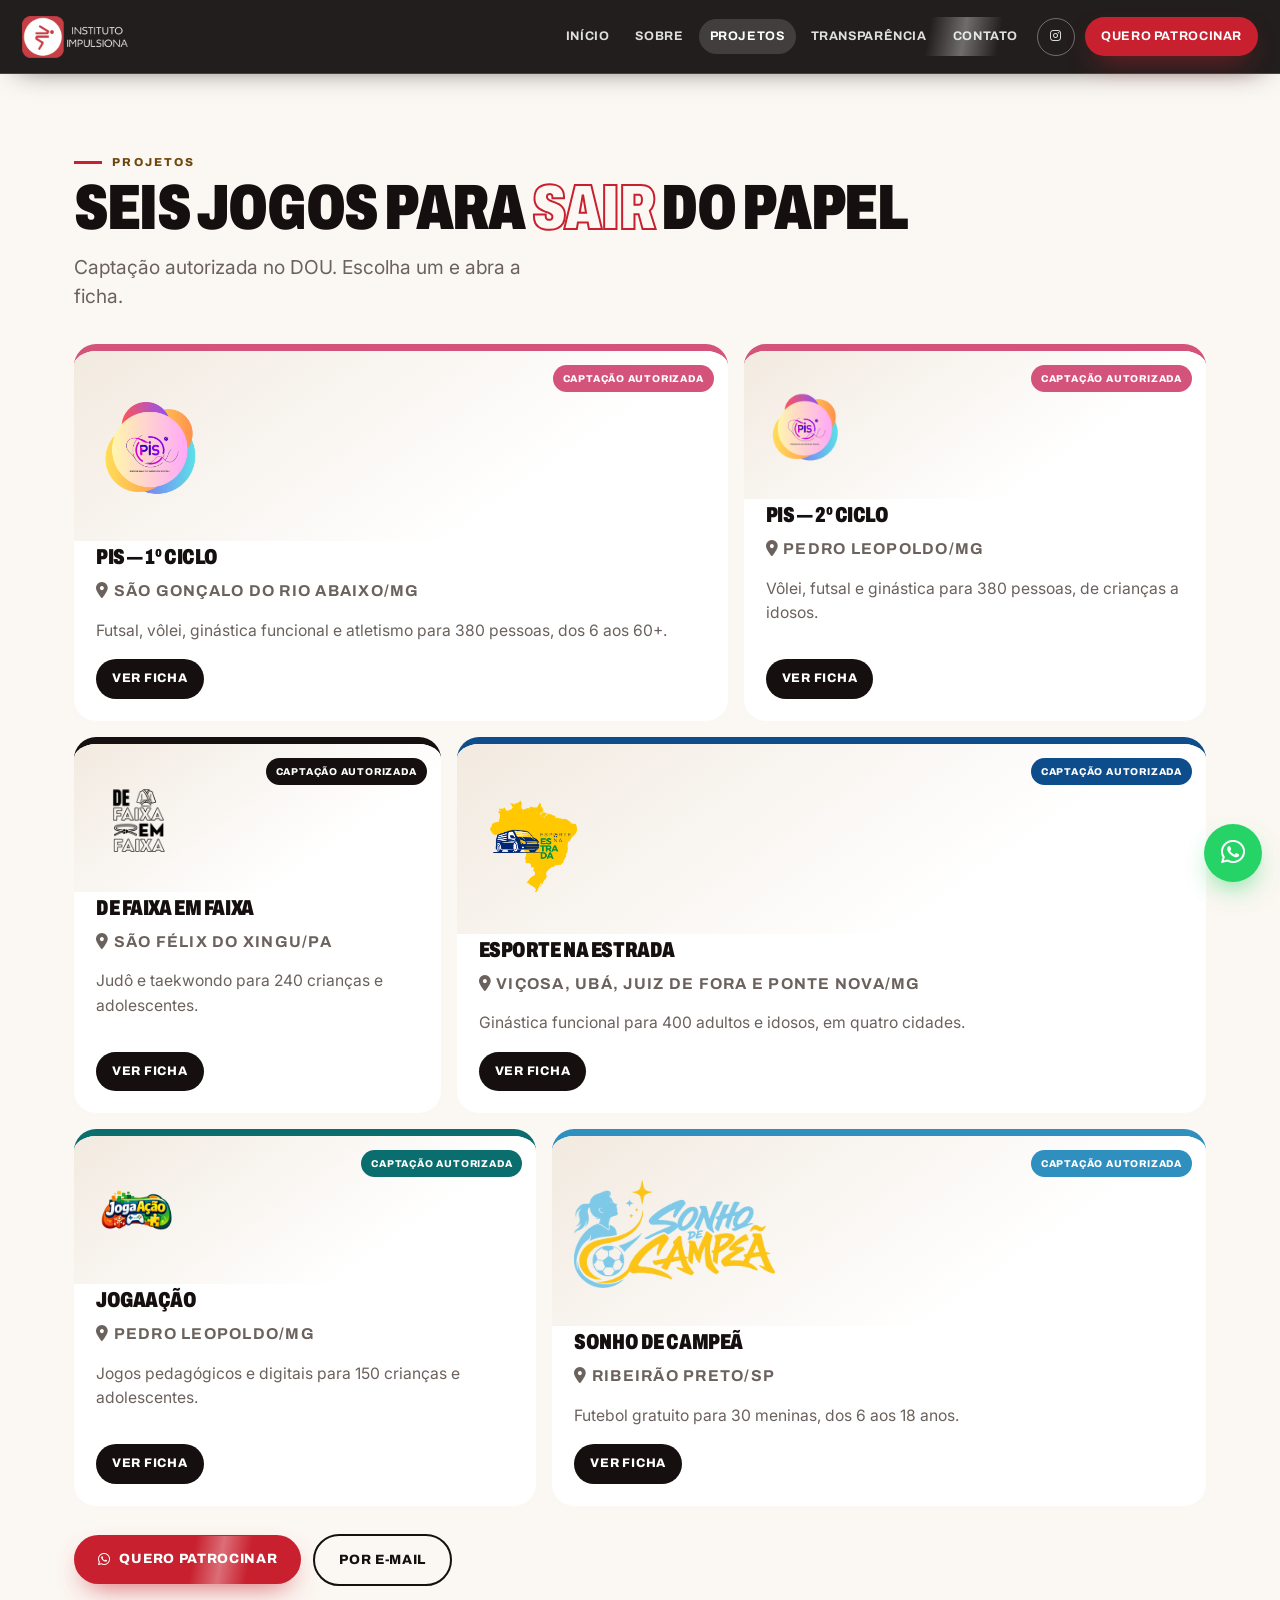
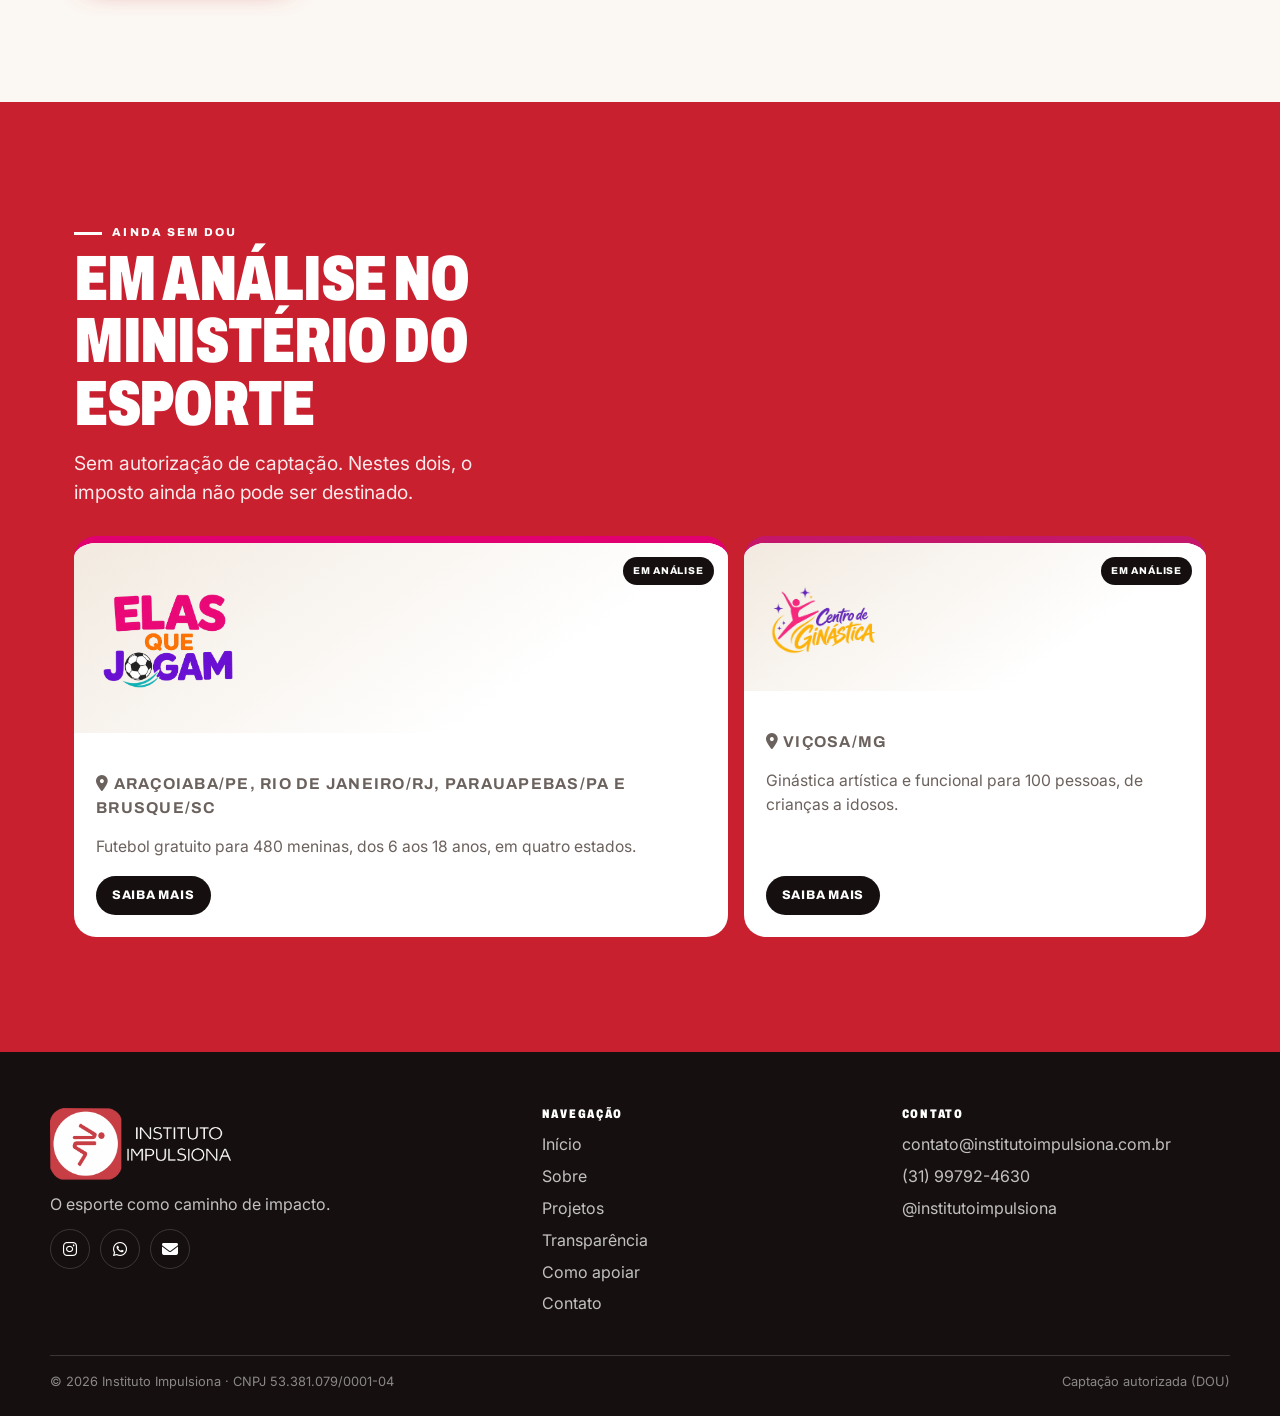
<file: projetos/index.html>
<!DOCTYPE html>
<html lang="pt-BR">
<head>
<meta charset="UTF-8">
<meta name="viewport" content="width=device-width, initial-scale=1.0">
<title>Projetos — Instituto Impulsiona</title>
<meta name="description" content="PIS, De Faixa em Faixa, Esporte na Estrada, JogaAção e Sonho de Campeã, com captação autorizada no DOU.">
<meta name="theme-color" content="#15100F">
<meta property="og:type" content="website">
<meta property="og:locale" content="pt_BR">
<meta property="og:site_name" content="Instituto Impulsiona">
<meta property="og:title" content="Projetos — Instituto Impulsiona">
<meta property="og:description" content="PIS, De Faixa em Faixa, Esporte na Estrada, JogaAção e Sonho de Campeã, com captação autorizada no DOU.">
<meta property="og:image" content="https://karinebavi.github.io/institutoimpulsiona-site/assets/logo-simbolo.png">
<meta property="og:image:alt" content="Símbolo do Instituto Impulsiona">
<meta name="twitter:card" content="summary">
<meta name="twitter:title" content="Projetos — Instituto Impulsiona">
<meta name="twitter:description" content="PIS, De Faixa em Faixa, Esporte na Estrada, JogaAção e Sonho de Campeã, com captação autorizada no DOU.">
<meta name="twitter:image" content="https://karinebavi.github.io/institutoimpulsiona-site/assets/logo-simbolo.png">
<link rel="icon" href="../favicon.png" type="image/png">
<link rel="apple-touch-icon" href="../assets/apple-touch-icon.png">
<link rel="preconnect" href="https://fonts.googleapis.com">
<link rel="preconnect" href="https://fonts.gstatic.com" crossorigin>
<link href="https://fonts.googleapis.com/css2?family=Archivo:wdth,wght@62..125,600..900&amp;family=Inter:wght@400;500;600;700&amp;display=swap" rel="stylesheet">
<link rel="stylesheet" href="https://cdnjs.cloudflare.com/ajax/libs/font-awesome/6.5.1/css/all.min.css">
<link rel="stylesheet" href="../css/styles.css">
<script type="application/ld+json">{"@context": "https://schema.org", "@graph": [{"@type": "NGO", "@id": "https://karinebavi.github.io/institutoimpulsiona-site/#ong", "name": "Instituto Impulsiona", "url": "https://karinebavi.github.io/institutoimpulsiona-site/", "logo": "https://karinebavi.github.io/institutoimpulsiona-site/assets/logo-simbolo.png", "email": "contato@institutoimpulsiona.com.br", "telephone": "+55-31-99792-4630", "taxID": "53.381.079/0001-04", "sameAs": ["https://instagram.com/institutoimpulsiona"], "description": "Organização sem fins lucrativos. Projetos esportivos com autorização de captação de recursos publicada no DOU."}, {"@type": "WebPage", "url": "https://karinebavi.github.io/institutoimpulsiona-site/projetos/", "name": "Projetos — Instituto Impulsiona", "description": "PIS, De Faixa em Faixa, Esporte na Estrada, JogaAção e Sonho de Campeã, com captação autorizada no DOU.", "inLanguage": "pt-BR", "isPartOf": {"@id": "https://karinebavi.github.io/institutoimpulsiona-site/#ong"}}]}</script>
</head>
<body class="inner">
<a class="skip" href="#conteudo">Ir para o conteúdo</a>
<header class="header is-solid" id="header">
  <a href="../" class="brand" aria-label="Instituto Impulsiona — início">
    <img src="../assets/logo-horizontal-branco.png" alt="Instituto Impulsiona" width="122" height="42">
  </a>
  <nav class="nav" id="nav" aria-label="Principal">
    <a href="../">Início</a>
    <a href="../sobre/">Sobre</a>
    <a href="../projetos/" class="active" aria-current="page">Projetos</a>
    <a href="../transparencia/">Transparência</a>
    <a href="../contato/">Contato</a>
    <a class="nav-ig" href="https://instagram.com/institutoimpulsiona" target="_blank" rel="noopener noreferrer" aria-label="Instagram do Instituto Impulsiona"><i class="fa-brands fa-instagram" aria-hidden="true"></i></a>
    <a class="btn btn-red" href="../apoiar/">Quero patrocinar</a>
  </nav>
  <button class="burger" id="burger" type="button" aria-label="Menu" aria-expanded="false" aria-controls="nav"><i class="fa-solid fa-bars" aria-hidden="true"></i></button>
</header>

<main id="conteudo">
  <section class="pad">
    <div class="wrap">
      <span class="eyebrow">Projetos</span>
      <h1 class="h-sec">Seis jogos para <span class="stroke">sair</span> do papel</h1>
      <p class="lead">Captação autorizada no DOU. Escolha um e abra a ficha.</p>
      <div class="proj-grid bento" style="margin-top:32px">
        <article class="proj span-7 tone-pis" id="pis">
      <div class="proj-top">
        <span class="proj-tag">Captação autorizada</span>
        <img class="proj-logo" src="../assets/logo-pis.png" alt="Logo do PIS — Programa de Impulso Social">
      </div>
      <div class="proj-body">
        <h2 class="proj-name">PIS — 1º ciclo</h2>
        <p class="city"><i class="fa-solid fa-location-dot" aria-hidden="true"></i> São Gonçalo do Rio Abaixo/MG</p>
        <p>Futsal, vôlei, ginástica funcional e atletismo para 380 pessoas, dos 6 aos 60+.</p>
        <details class="ficha">
      <summary><span class="when-closed">Ver ficha</span><span class="when-open">Fechar</span></summary>
      <dl><div><dt>Ciclo</dt><dd>1º ciclo</dd></div><div><dt>Nº SLI</dt><dd>2500030</dd></div><div class="wide"><dt>Nº do processo</dt><dd>71000.020761/2025-92</dd></div><div><dt>DOU</dt><dd>nº 122, de 02/07/2025</dd></div><div><dt>Prazo de captação</dt><dd>até 12/06/2027</dd></div><div class="wide"><dt>Local</dt><dd>São Gonçalo do Rio Abaixo/MG</dd></div><div><dt>Manifestação</dt><dd>Participação</dd></div><div><dt>Valor autorizado</dt><dd>R$ 1.179.727,82</dd></div></dl>
    </details>
      </div>
    </article><article class="proj span-5 tone-pis" id="pis-2">
      <div class="proj-top">
        <span class="proj-tag">Captação autorizada</span>
        <img class="proj-logo" src="../assets/logo-pis.png" alt="Logo do PIS — Programa de Impulso Social, 2º ciclo">
      </div>
      <div class="proj-body">
        <h2 class="proj-name">PIS — 2º ciclo</h2>
        <p class="city"><i class="fa-solid fa-location-dot" aria-hidden="true"></i> Pedro Leopoldo/MG</p>
        <p>Vôlei, futsal e ginástica para 380 pessoas, de crianças a idosos.</p>
        <details class="ficha">
      <summary><span class="when-closed">Ver ficha</span><span class="when-open">Fechar</span></summary>
      <dl><div><dt>Nº SLI</dt><dd>2504717</dd></div><div class="wide"><dt>Nº do processo</dt><dd>71000.102884/2025-41</dd></div><div><dt>DOU</dt><dd>nº 88, de 13/05/2026</dd></div><div><dt>Prazo de captação</dt><dd>até 09/04/2028</dd></div><div class="wide"><dt>Local</dt><dd>Pedro Leopoldo/MG</dd></div><div><dt>Manifestação</dt><dd>Participação</dd></div><div><dt>Valor autorizado</dt><dd>R$ 1.196.834,90</dd></div></dl>
    </details>
      </div>
    </article><article class="proj span-4 tone-faixa" id="de-faixa-em-faixa">
      <div class="proj-top">
        <span class="proj-tag">Captação autorizada</span>
        <img class="proj-logo" src="../assets/logo-de-faixa-em-faixa.png" alt="Logo De Faixa em Faixa">
      </div>
      <div class="proj-body">
        <h2 class="proj-name">De Faixa em Faixa</h2>
        <p class="city"><i class="fa-solid fa-location-dot" aria-hidden="true"></i> São Félix do Xingu/PA</p>
        <p>Judô e taekwondo para 240 crianças e adolescentes.</p>
        <details class="ficha">
      <summary><span class="when-closed">Ver ficha</span><span class="when-open">Fechar</span></summary>
      <dl><div><dt>Nº SLI</dt><dd>2501638</dd></div><div class="wide"><dt>Nº do processo</dt><dd>71000.067863/2025-71</dd></div><div><dt>DOU</dt><dd>nº 225, de 26/11/2025</dd></div><div><dt>Prazo de captação</dt><dd>até 13/11/2027</dd></div><div class="wide"><dt>Local</dt><dd>São Félix do Xingu/PA</dd></div><div><dt>Manifestação</dt><dd>Educacional</dd></div><div><dt>Valor autorizado</dt><dd>R$ 1.276.706,88</dd></div></dl>
    </details>
      </div>
    </article><article class="proj span-8 tone-estrada" id="esporte-na-estrada">
      <div class="proj-top">
        <span class="proj-tag">Captação autorizada</span>
        <img class="proj-logo" src="../assets/logo-esporte-na-estrada.png" alt="Logo Esporte na Estrada">
      </div>
      <div class="proj-body">
        <h2 class="proj-name">Esporte na Estrada</h2>
        <p class="city"><i class="fa-solid fa-location-dot" aria-hidden="true"></i> Viçosa, Ubá, Juiz de Fora e Ponte Nova/MG</p>
        <p>Ginástica funcional para 400 adultos e idosos, em quatro cidades.</p>
        <details class="ficha">
      <summary><span class="when-closed">Ver ficha</span><span class="when-open">Fechar</span></summary>
      <dl><div><dt>Nº SLI</dt><dd>2500803</dd></div><div class="wide"><dt>Nº do processo</dt><dd>71000.043951/2025-88</dd></div><div><dt>DOU</dt><dd>nº 135, de 21/07/2025</dd></div><div><dt>Prazo de captação</dt><dd>até 10/07/2027</dd></div><div class="wide"><dt>Local</dt><dd>Viçosa, Ubá, Juiz de Fora e Ponte Nova/MG</dd></div><div><dt>Manifestação</dt><dd>Participação</dd></div><div><dt>Valor autorizado</dt><dd>R$ 943.373,08</dd></div></dl>
    </details>
      </div>
    </article><article class="proj span-5 tone-joga" id="jogaacao">
      <div class="proj-top">
        <span class="proj-tag">Captação autorizada</span>
        <img class="proj-logo" src="../assets/logo-jogaacao.png" alt="Logo JogaAção">
      </div>
      <div class="proj-body">
        <h2 class="proj-name">JogaAção</h2>
        <p class="city"><i class="fa-solid fa-location-dot" aria-hidden="true"></i> Pedro Leopoldo/MG</p>
        <p>Jogos pedagógicos e digitais para 150 crianças e adolescentes.</p>
        <details class="ficha">
      <summary><span class="when-closed">Ver ficha</span><span class="when-open">Fechar</span></summary>
      <dl><div><dt>Nº SLI</dt><dd>2503208</dd></div><div class="wide"><dt>Nº do processo</dt><dd>71000.096529/2025-25</dd></div><div><dt>DOU</dt><dd>nº 9, de 14/01/2026</dd></div><div><dt>Prazo de captação</dt><dd>até 23/12/2027</dd></div><div class="wide"><dt>Local</dt><dd>Pedro Leopoldo/MG</dd></div><div><dt>Manifestação</dt><dd>Participação</dd></div><div><dt>Valor autorizado</dt><dd>R$ 1.377.619,20</dd></div></dl>
    </details>
      </div>
    </article><article class="proj span-7 tone-sonho" id="sonho-de-campea">
      <div class="proj-top">
        <span class="proj-tag">Captação autorizada</span>
        <img class="proj-logo" src="../assets/logo-sonho-de-campea.png" alt="Logo Sonho de Campeã">
      </div>
      <div class="proj-body">
        <h2 class="proj-name">Sonho de Campeã</h2>
        <p class="city"><i class="fa-solid fa-location-dot" aria-hidden="true"></i> Ribeirão Preto/SP</p>
        <p>Futebol gratuito para 30 meninas, dos 6 aos 18 anos.</p>
        <details class="ficha">
      <summary><span class="when-closed">Ver ficha</span><span class="when-open">Fechar</span></summary>
      <dl><div><dt>Nº SLI</dt><dd>2602005</dd></div><div class="wide"><dt>Nº do processo</dt><dd>71000.051629/2026-11</dd></div><div><dt>DOU</dt><dd>nº 177, de 18/09/2026</dd></div><div><dt>Prazo de captação</dt><dd>até 30/07/2028</dd></div><div class="wide"><dt>Local</dt><dd>Ribeirão Preto/SP</dd></div><div><dt>Manifestação</dt><dd>Esporte para toda vida</dd></div><div><dt>Valor autorizado</dt><dd>R$ 725.188,22</dd></div></dl>
    </details>
      </div>
    </article>
      </div>
      <p style="margin-top:28px">
        <a class="btn btn-red" href="https://wa.me/5531997924630?text=Ol%C3%A1%21%20Quero%20patrocinar%20um%20projeto%20do%20Instituto%20Impulsiona%20com%20autoriza%C3%A7%C3%A3o%20de%20capta%C3%A7%C3%A3o%20de%20recursos." target="_blank" rel="noopener noreferrer"><i class="fa-brands fa-whatsapp" aria-hidden="true"></i> Quero patrocinar</a>
        <a class="btn btn-line" href="mailto:contato@institutoimpulsiona.com.br?subject=Quero%20patrocinar%20um%20projeto&body=Ol%C3%A1%21%20Quero%20patrocinar%20um%20projeto%20do%20Instituto%20Impulsiona%20com%20autoriza%C3%A7%C3%A3o%20de%20capta%C3%A7%C3%A3o%20de%20recursos." style="margin-left:8px">Por e-mail</a>
      </p>
    </div>
  </section>
  <section class="analysis pad section-red" id="em-analise">
    <div class="wrap">
      <div class="analysis-head">
        <span class="eyebrow">Ainda sem DOU</span>
        <h2 class="h-sec">Em análise no Ministério do Esporte</h2>
        <p class="lead">Sem autorização de captação. Nestes dois, o imposto ainda não pode ser destinado.</p>
      </div>
      <div class="proj-grid bento">
        <article class="proj span-7 tone-elas" id="elas-que-jogam">
      <div class="proj-top">
        <span class="proj-tag soft">Em análise</span>
        <img class="proj-logo" src="../assets/logo-elas-que-jogam.png" alt="Logo Elas que jogam">
      </div>
      <div class="proj-body">
        <h2 class="proj-name">Elas que jogam</h2>
        <p class="city"><i class="fa-solid fa-location-dot" aria-hidden="true"></i> Araçoiaba/PE, Rio de Janeiro/RJ, Parauapebas/PA e Brusque/SC</p>
        <p>Futebol gratuito para 480 meninas, dos 6 aos 18 anos, em quatro estados.</p>
        <details class="ficha">
      <summary><span class="when-closed">Saiba mais</span><span class="when-open">Fechar</span></summary>
      <dl><div class="wide"><dt>Situação</dt><dd>Em análise no Ministério do Esporte. Sem autorização de captação.</dd></div><div><dt>Nº SLI</dt><dd>2606323</dd></div><div><dt>Manifestação</dt><dd>Formação esportiva</dd></div><div><dt>Público</dt><dd>480 meninas, de 6 a 18 anos</dd></div><div class="wide"><dt>Local</dt><dd>Araçoiaba/PE, Rio de Janeiro/RJ, Parauapebas/PA e Brusque/SC</dd></div></dl>
    </details>
      </div>
    </article><article class="proj span-5 tone-centro" id="centro-de-ginastica">
      <div class="proj-top">
        <span class="proj-tag soft">Em análise</span>
        <img class="proj-logo" src="../assets/logo-centro-de-ginastica.png" alt="Logo Centro de Ginástica">
      </div>
      <div class="proj-body">
        <h2 class="proj-name">Centro de Ginástica</h2>
        <p class="city"><i class="fa-solid fa-location-dot" aria-hidden="true"></i> Viçosa/MG</p>
        <p>Ginástica artística e funcional para 100 pessoas, de crianças a idosos.</p>
        <details class="ficha">
      <summary><span class="when-closed">Saiba mais</span><span class="when-open">Fechar</span></summary>
      <dl><div class="wide"><dt>Situação</dt><dd>Em análise no Ministério do Esporte. Sem autorização de captação.</dd></div><div><dt>Nº SLI</dt><dd>2606347</dd></div><div><dt>Manifestação</dt><dd>Esporte para toda vida</dd></div><div class="wide"><dt>Público</dt><dd>100 pessoas: crianças, adolescentes, adultos e idosos</dd></div><div><dt>Local</dt><dd>Viçosa/MG</dd></div></dl>
    </details>
      </div>
    </article>
      </div>
    </div>
  </section>
</main>
<footer class="footer">
  <div class="foot-grid">
    <div>
      <img src="../assets/logo-horizontal-branco.png" alt="Instituto Impulsiona" width="208" height="72">
      <p>O esporte como caminho de impacto.</p>
      <div class="foot-social">
        <a href="https://instagram.com/institutoimpulsiona" target="_blank" rel="noopener noreferrer" aria-label="Instagram"><i class="fa-brands fa-instagram" aria-hidden="true"></i></a>
        <a href="https://wa.me/5531997924630" target="_blank" rel="noopener noreferrer" aria-label="WhatsApp"><i class="fa-brands fa-whatsapp" aria-hidden="true"></i></a>
        <a href="mailto:contato@institutoimpulsiona.com.br" aria-label="E-mail"><i class="fa-solid fa-envelope" aria-hidden="true"></i></a>
      </div>
    </div>
    <nav aria-label="Rodapé">
      <h2>Navegação</h2>
      <a href="../">Início</a>
      <a href="../sobre/">Sobre</a>
      <a href="../projetos/">Projetos</a>
      <a href="../transparencia/">Transparência</a>
      <a href="../apoiar/">Como apoiar</a>
      <a href="../contato/">Contato</a>
    </nav>
    <div>
      <h2>Contato</h2>
      <a href="mailto:contato@institutoimpulsiona.com.br">contato@institutoimpulsiona.com.br</a>
      <a href="https://wa.me/5531997924630" target="_blank" rel="noopener noreferrer">(31) 99792-4630</a>
      <a href="https://instagram.com/institutoimpulsiona" target="_blank" rel="noopener noreferrer">@institutoimpulsiona</a>
    </div>
  </div>
  <div class="foot-bottom">
    <span>© <span id="ano"></span> Instituto Impulsiona · CNPJ 53.381.079/0001-04</span>
    <span>Captação autorizada (DOU)</span>
  </div>
</footer>
<a class="wa" href="https://wa.me/5531997924630" target="_blank" rel="noopener noreferrer" aria-label="Falar no WhatsApp"><i class="fa-brands fa-whatsapp" aria-hidden="true"></i></a>
<script src="../js/site.js"></script>
</body>
</html>
</file>
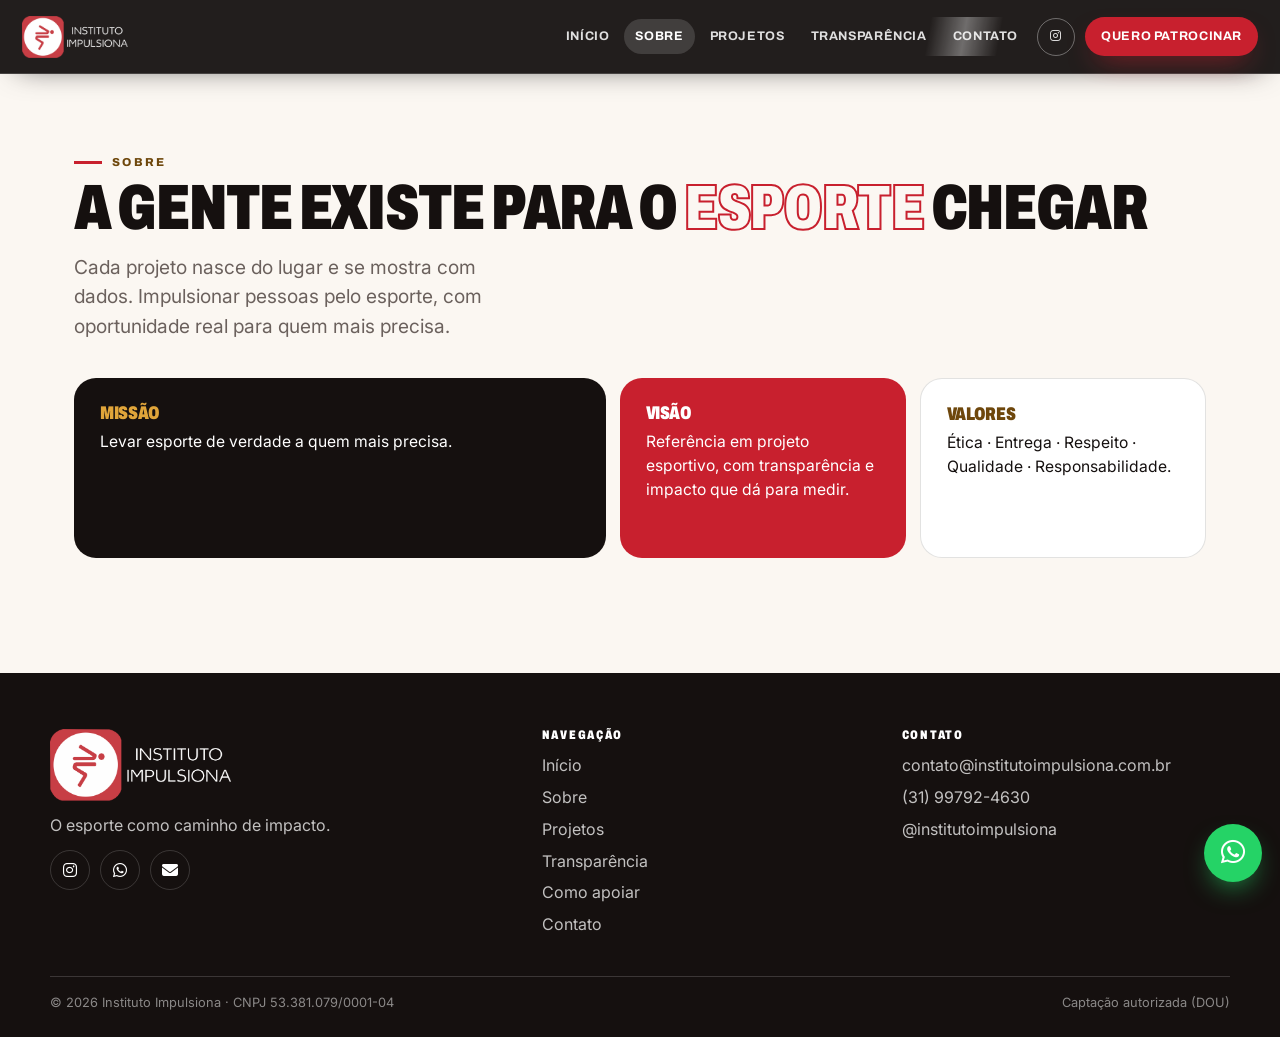
<file: sobre/index.html>
<!DOCTYPE html>
<html lang="pt-BR">
<head>
<meta charset="UTF-8">
<meta name="viewport" content="width=device-width, initial-scale=1.0">
<title>Sobre — Instituto Impulsiona</title>
<meta name="description" content="Levamos esporte a quem mais precisa. Missão, visão e valores do Instituto Impulsiona.">
<meta name="theme-color" content="#15100F">
<meta property="og:type" content="website">
<meta property="og:locale" content="pt_BR">
<meta property="og:site_name" content="Instituto Impulsiona">
<meta property="og:title" content="Sobre — Instituto Impulsiona">
<meta property="og:description" content="Levamos esporte a quem mais precisa. Missão, visão e valores do Instituto Impulsiona.">
<meta property="og:image" content="https://karinebavi.github.io/institutoimpulsiona-site/assets/logo-simbolo.png">
<meta property="og:image:alt" content="Símbolo do Instituto Impulsiona">
<meta name="twitter:card" content="summary">
<meta name="twitter:title" content="Sobre — Instituto Impulsiona">
<meta name="twitter:description" content="Levamos esporte a quem mais precisa. Missão, visão e valores do Instituto Impulsiona.">
<meta name="twitter:image" content="https://karinebavi.github.io/institutoimpulsiona-site/assets/logo-simbolo.png">
<link rel="icon" href="../favicon.png" type="image/png">
<link rel="apple-touch-icon" href="../assets/apple-touch-icon.png">
<link rel="preconnect" href="https://fonts.googleapis.com">
<link rel="preconnect" href="https://fonts.gstatic.com" crossorigin>
<link href="https://fonts.googleapis.com/css2?family=Archivo:wdth,wght@62..125,600..900&amp;family=Inter:wght@400;500;600;700&amp;display=swap" rel="stylesheet">
<link rel="stylesheet" href="https://cdnjs.cloudflare.com/ajax/libs/font-awesome/6.5.1/css/all.min.css">
<link rel="stylesheet" href="../css/styles.css">
<script type="application/ld+json">{"@context": "https://schema.org", "@graph": [{"@type": "NGO", "@id": "https://karinebavi.github.io/institutoimpulsiona-site/#ong", "name": "Instituto Impulsiona", "url": "https://karinebavi.github.io/institutoimpulsiona-site/", "logo": "https://karinebavi.github.io/institutoimpulsiona-site/assets/logo-simbolo.png", "email": "contato@institutoimpulsiona.com.br", "telephone": "+55-31-99792-4630", "taxID": "53.381.079/0001-04", "sameAs": ["https://instagram.com/institutoimpulsiona"], "description": "Organização sem fins lucrativos. Projetos esportivos com autorização de captação de recursos publicada no DOU."}, {"@type": "WebPage", "url": "https://karinebavi.github.io/institutoimpulsiona-site/sobre/", "name": "Sobre — Instituto Impulsiona", "description": "Levamos esporte a quem mais precisa. Missão, visão e valores do Instituto Impulsiona.", "inLanguage": "pt-BR", "isPartOf": {"@id": "https://karinebavi.github.io/institutoimpulsiona-site/#ong"}}]}</script>
</head>
<body class="inner">
<a class="skip" href="#conteudo">Ir para o conteúdo</a>
<header class="header is-solid" id="header">
  <a href="../" class="brand" aria-label="Instituto Impulsiona — início">
    <img src="../assets/logo-horizontal-branco.png" alt="Instituto Impulsiona" width="122" height="42">
  </a>
  <nav class="nav" id="nav" aria-label="Principal">
    <a href="../">Início</a>
    <a href="../sobre/" class="active" aria-current="page">Sobre</a>
    <a href="../projetos/">Projetos</a>
    <a href="../transparencia/">Transparência</a>
    <a href="../contato/">Contato</a>
    <a class="nav-ig" href="https://instagram.com/institutoimpulsiona" target="_blank" rel="noopener noreferrer" aria-label="Instagram do Instituto Impulsiona"><i class="fa-brands fa-instagram" aria-hidden="true"></i></a>
    <a class="btn btn-red" href="../apoiar/">Quero patrocinar</a>
  </nav>
  <button class="burger" id="burger" type="button" aria-label="Menu" aria-expanded="false" aria-controls="nav"><i class="fa-solid fa-bars" aria-hidden="true"></i></button>
</header>

<main id="conteudo">
  <section class="pad section-mark">
    <div class="wrap">
      <span class="eyebrow">Sobre</span>
      <h1 class="h-sec">A gente existe para o <span class="stroke">esporte</span> chegar</h1>
      <p class="lead">Cada projeto nasce do lugar e se mostra com dados. Impulsionar pessoas pelo esporte, com oportunidade real para quem mais precisa.</p>
      <div class="mvv" style="margin-top:36px">
        <article class="reveal">
          <h2>Missão</h2>
          <p>Levar esporte de verdade a quem mais precisa.</p>
        </article>
        <article class="reveal">
          <h2>Visão</h2>
          <p>Referência em projeto esportivo, com transparência e impacto que dá para medir.</p>
        </article>
        <article class="reveal">
          <h2>Valores</h2>
          <p>Ética · Entrega · Respeito · Qualidade · Responsabilidade.</p>
        </article>
      </div>
    </div>
  </section>
</main>
<footer class="footer">
  <div class="foot-grid">
    <div>
      <img src="../assets/logo-horizontal-branco.png" alt="Instituto Impulsiona" width="208" height="72">
      <p>O esporte como caminho de impacto.</p>
      <div class="foot-social">
        <a href="https://instagram.com/institutoimpulsiona" target="_blank" rel="noopener noreferrer" aria-label="Instagram"><i class="fa-brands fa-instagram" aria-hidden="true"></i></a>
        <a href="https://wa.me/5531997924630" target="_blank" rel="noopener noreferrer" aria-label="WhatsApp"><i class="fa-brands fa-whatsapp" aria-hidden="true"></i></a>
        <a href="mailto:contato@institutoimpulsiona.com.br" aria-label="E-mail"><i class="fa-solid fa-envelope" aria-hidden="true"></i></a>
      </div>
    </div>
    <nav aria-label="Rodapé">
      <h2>Navegação</h2>
      <a href="../">Início</a>
      <a href="../sobre/">Sobre</a>
      <a href="../projetos/">Projetos</a>
      <a href="../transparencia/">Transparência</a>
      <a href="../apoiar/">Como apoiar</a>
      <a href="../contato/">Contato</a>
    </nav>
    <div>
      <h2>Contato</h2>
      <a href="mailto:contato@institutoimpulsiona.com.br">contato@institutoimpulsiona.com.br</a>
      <a href="https://wa.me/5531997924630" target="_blank" rel="noopener noreferrer">(31) 99792-4630</a>
      <a href="https://instagram.com/institutoimpulsiona" target="_blank" rel="noopener noreferrer">@institutoimpulsiona</a>
    </div>
  </div>
  <div class="foot-bottom">
    <span>© <span id="ano"></span> Instituto Impulsiona · CNPJ 53.381.079/0001-04</span>
    <span>Captação autorizada (DOU)</span>
  </div>
</footer>
<a class="wa" href="https://wa.me/5531997924630" target="_blank" rel="noopener noreferrer" aria-label="Falar no WhatsApp"><i class="fa-brands fa-whatsapp" aria-hidden="true"></i></a>
<script src="../js/site.js"></script>
</body>
</html>
</file>
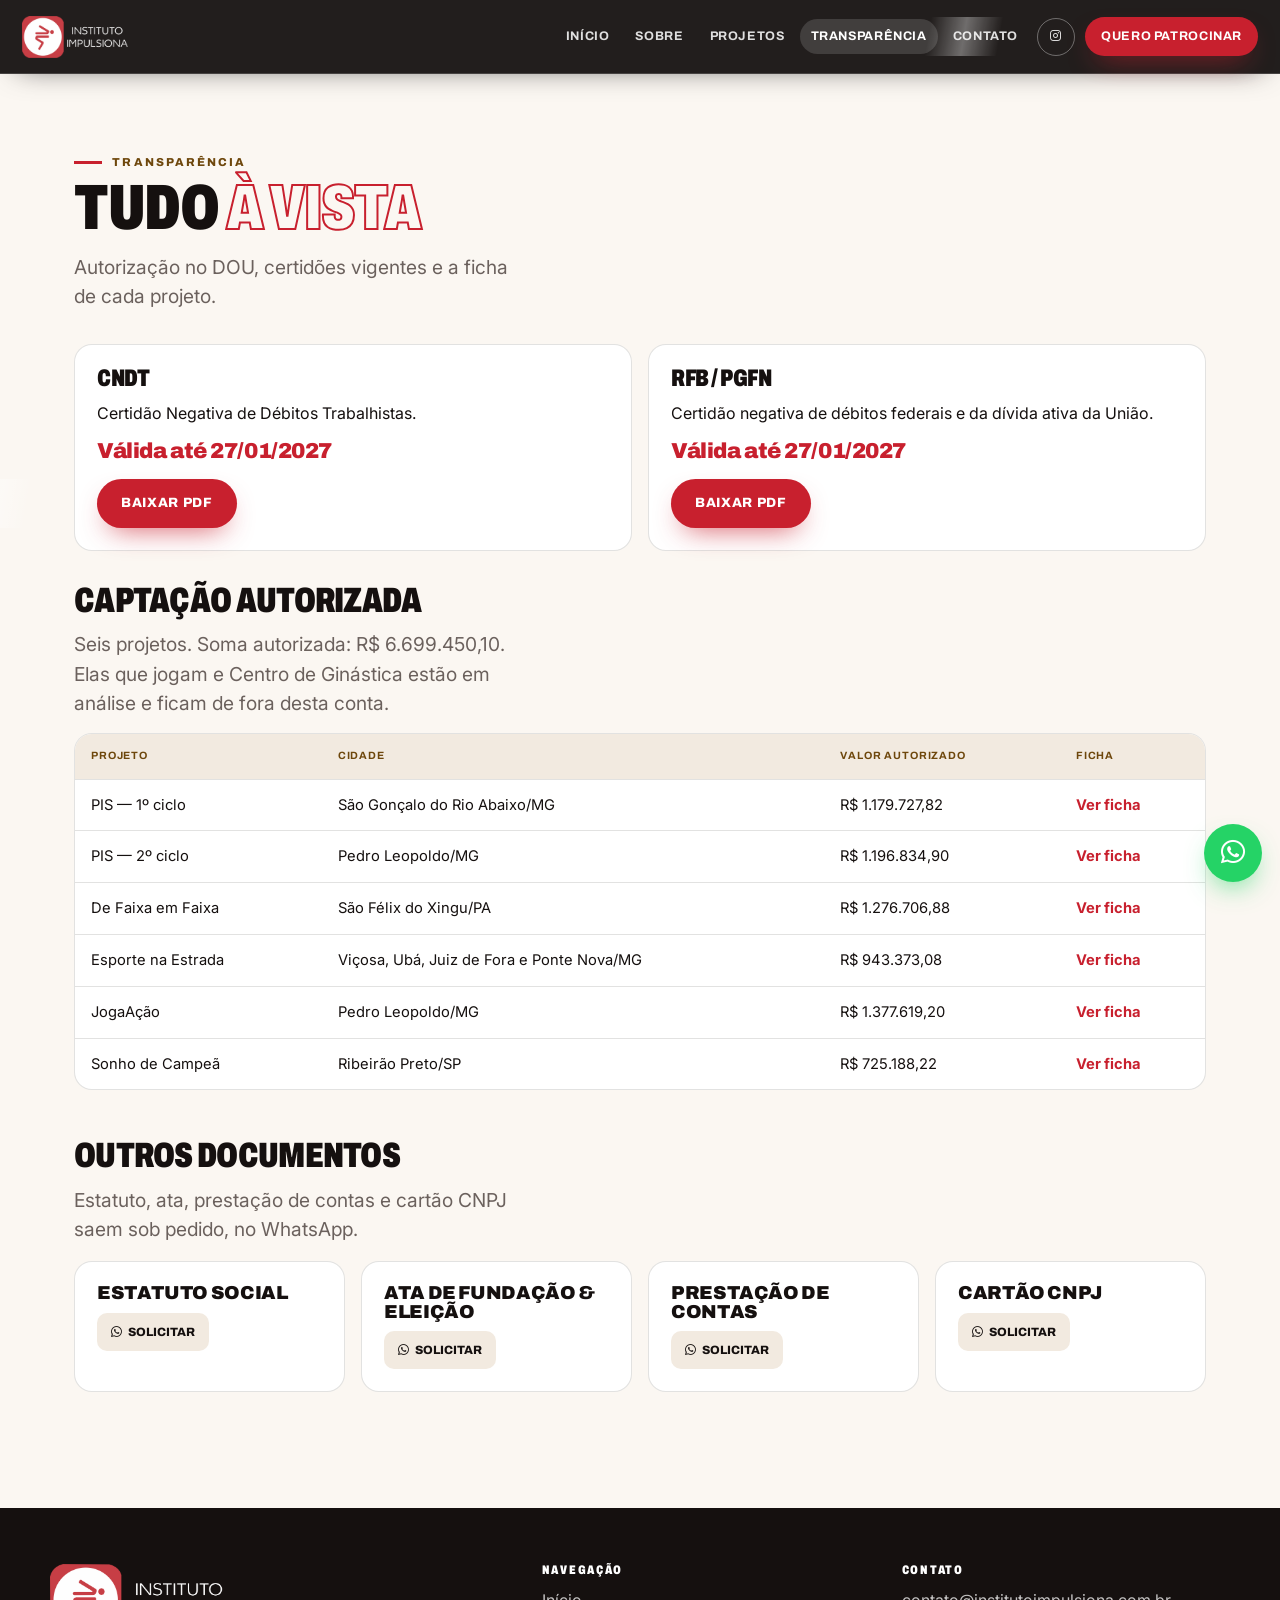
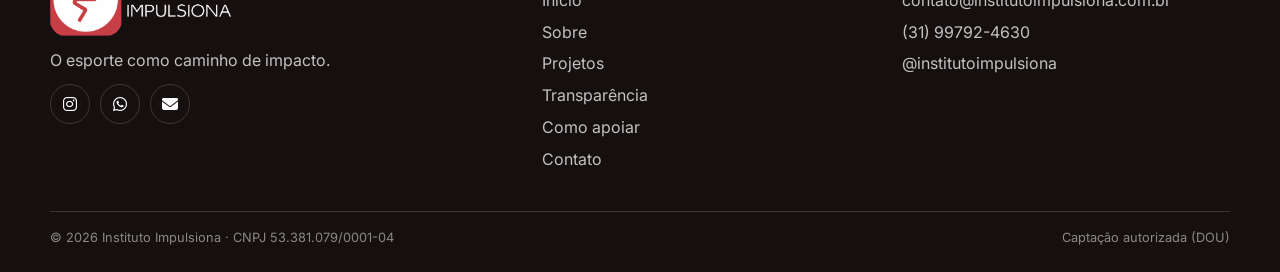
<file: transparencia/index.html>
<!DOCTYPE html>
<html lang="pt-BR">
<head>
<meta charset="UTF-8">
<meta name="viewport" content="width=device-width, initial-scale=1.0">
<title>Transparência — Instituto Impulsiona</title>
<meta name="description" content="Certidões CNDT e PGFN válidas até 27/01/2027 e fichas dos projetos com captação autorizada.">
<meta name="theme-color" content="#15100F">
<meta property="og:type" content="website">
<meta property="og:locale" content="pt_BR">
<meta property="og:site_name" content="Instituto Impulsiona">
<meta property="og:title" content="Transparência — Instituto Impulsiona">
<meta property="og:description" content="Certidões CNDT e PGFN válidas até 27/01/2027 e fichas dos projetos com captação autorizada.">
<meta property="og:image" content="https://karinebavi.github.io/institutoimpulsiona-site/assets/logo-simbolo.png">
<meta property="og:image:alt" content="Símbolo do Instituto Impulsiona">
<meta name="twitter:card" content="summary">
<meta name="twitter:title" content="Transparência — Instituto Impulsiona">
<meta name="twitter:description" content="Certidões CNDT e PGFN válidas até 27/01/2027 e fichas dos projetos com captação autorizada.">
<meta name="twitter:image" content="https://karinebavi.github.io/institutoimpulsiona-site/assets/logo-simbolo.png">
<link rel="icon" href="../favicon.png" type="image/png">
<link rel="apple-touch-icon" href="../assets/apple-touch-icon.png">
<link rel="preconnect" href="https://fonts.googleapis.com">
<link rel="preconnect" href="https://fonts.gstatic.com" crossorigin>
<link href="https://fonts.googleapis.com/css2?family=Archivo:wdth,wght@62..125,600..900&amp;family=Inter:wght@400;500;600;700&amp;display=swap" rel="stylesheet">
<link rel="stylesheet" href="https://cdnjs.cloudflare.com/ajax/libs/font-awesome/6.5.1/css/all.min.css">
<link rel="stylesheet" href="../css/styles.css">
<script type="application/ld+json">{"@context": "https://schema.org", "@graph": [{"@type": "NGO", "@id": "https://karinebavi.github.io/institutoimpulsiona-site/#ong", "name": "Instituto Impulsiona", "url": "https://karinebavi.github.io/institutoimpulsiona-site/", "logo": "https://karinebavi.github.io/institutoimpulsiona-site/assets/logo-simbolo.png", "email": "contato@institutoimpulsiona.com.br", "telephone": "+55-31-99792-4630", "taxID": "53.381.079/0001-04", "sameAs": ["https://instagram.com/institutoimpulsiona"], "description": "Organização sem fins lucrativos. Projetos esportivos com autorização de captação de recursos publicada no DOU."}, {"@type": "WebPage", "url": "https://karinebavi.github.io/institutoimpulsiona-site/transparencia/", "name": "Transparência — Instituto Impulsiona", "description": "Certidões CNDT e PGFN válidas até 27/01/2027 e fichas dos projetos com captação autorizada.", "inLanguage": "pt-BR", "isPartOf": {"@id": "https://karinebavi.github.io/institutoimpulsiona-site/#ong"}}]}</script>
</head>
<body class="inner">
<a class="skip" href="#conteudo">Ir para o conteúdo</a>
<header class="header is-solid" id="header">
  <a href="../" class="brand" aria-label="Instituto Impulsiona — início">
    <img src="../assets/logo-horizontal-branco.png" alt="Instituto Impulsiona" width="122" height="42">
  </a>
  <nav class="nav" id="nav" aria-label="Principal">
    <a href="../">Início</a>
    <a href="../sobre/">Sobre</a>
    <a href="../projetos/">Projetos</a>
    <a href="../transparencia/" class="active" aria-current="page">Transparência</a>
    <a href="../contato/">Contato</a>
    <a class="nav-ig" href="https://instagram.com/institutoimpulsiona" target="_blank" rel="noopener noreferrer" aria-label="Instagram do Instituto Impulsiona"><i class="fa-brands fa-instagram" aria-hidden="true"></i></a>
    <a class="btn btn-red" href="../apoiar/">Quero patrocinar</a>
  </nav>
  <button class="burger" id="burger" type="button" aria-label="Menu" aria-expanded="false" aria-controls="nav"><i class="fa-solid fa-bars" aria-hidden="true"></i></button>
</header>

<main id="conteudo">
  <section class="pad">
    <div class="wrap">
      <span class="eyebrow">Transparência</span>
      <h1 class="h-sec">Tudo <span class="stroke">à vista</span></h1>
      <p class="lead">Autorização no DOU, certidões vigentes e a ficha de cada projeto.</p>

      <div class="cert-grid reveal" style="margin:32px 0">
        <article class="cert">
          <h2>CNDT</h2>
          <p>Certidão Negativa de Débitos Trabalhistas.</p>
          <p class="valid">Válida até 27/01/2027</p>
          <a class="btn btn-red" href="../documentos/certidao-cndt-valida-27-01-2027.pdf" download>Baixar PDF</a>
        </article>
        <article class="cert">
          <h2>RFB / PGFN</h2>
          <p>Certidão negativa de débitos federais e da dívida ativa da União.</p>
          <p class="valid">Válida até 27/01/2027</p>
          <a class="btn btn-red" href="../documentos/certidao-pgfn-valida-27-01-2027.pdf" download>Baixar PDF</a>
        </article>
      </div>

      <h2 class="h-sec" style="font-size:clamp(1.6rem,3vw,2.2rem)">Captação autorizada</h2>
      <p class="lead" style="margin-bottom:14px">Seis projetos. Soma autorizada: R$ 6.699.450,10. Elas que jogam e Centro de Ginástica estão em análise e ficam de fora desta conta.</p>
      <div class="t-table-wrap" tabindex="0">
        <table class="t-table">
          <caption class="sr-only">Projetos com autorização de captação</caption>
          <thead>
            <tr><th scope="col">Projeto</th><th scope="col">Cidade</th><th scope="col">Valor autorizado</th><th scope="col">Ficha</th></tr>
          </thead>
          <tbody>
            <tr><td>PIS — 1º ciclo</td><td>São Gonçalo do Rio Abaixo/MG</td><td>R$ 1.179.727,82</td><td><a href="../projetos/#pis">Ver ficha</a></td></tr>
            <tr><td>PIS — 2º ciclo</td><td>Pedro Leopoldo/MG</td><td>R$ 1.196.834,90</td><td><a href="../projetos/#pis-2">Ver ficha</a></td></tr>
            <tr><td>De Faixa em Faixa</td><td>São Félix do Xingu/PA</td><td>R$ 1.276.706,88</td><td><a href="../projetos/#de-faixa-em-faixa">Ver ficha</a></td></tr>
            <tr><td>Esporte na Estrada</td><td>Viçosa, Ubá, Juiz de Fora e Ponte Nova/MG</td><td>R$ 943.373,08</td><td><a href="../projetos/#esporte-na-estrada">Ver ficha</a></td></tr>
            <tr><td>JogaAção</td><td>Pedro Leopoldo/MG</td><td>R$ 1.377.619,20</td><td><a href="../projetos/#jogaacao">Ver ficha</a></td></tr>
            <tr><td>Sonho de Campeã</td><td>Ribeirão Preto/SP</td><td>R$ 725.188,22</td><td><a href="../projetos/#sonho-de-campea">Ver ficha</a></td></tr>
          </tbody>
        </table>
      </div>

      <h2 class="h-sec" style="font-size:clamp(1.6rem,3vw,2.2rem);margin-top:48px">Outros documentos</h2>
      <p class="lead">Estatuto, ata, prestação de contas e cartão CNPJ saem sob pedido, no WhatsApp.</p>
      <div class="docs-grid">
        <article class="doc-item"><h3>Estatuto Social</h3><a class="doc-btn" href="https://wa.me/5531997924630?text=Ol%C3%A1%21%20Gostaria%20de%20solicitar%20o%20Estatuto%20Social%20do%20Instituto%20Impulsiona." target="_blank" rel="noopener noreferrer"><i class="fa-brands fa-whatsapp" aria-hidden="true"></i> Solicitar</a></article>
        <article class="doc-item"><h3>Ata de Fundação &amp; Eleição</h3><a class="doc-btn" href="https://wa.me/5531997924630?text=Ol%C3%A1%21%20Gostaria%20de%20solicitar%20a%20Ata%20de%20Funda%C3%A7%C3%A3o%20e%20Elei%C3%A7%C3%A3o%20do%20Instituto%20Impulsiona." target="_blank" rel="noopener noreferrer"><i class="fa-brands fa-whatsapp" aria-hidden="true"></i> Solicitar</a></article>
        <article class="doc-item"><h3>Prestação de Contas</h3><a class="doc-btn" href="https://wa.me/5531997924630?text=Ol%C3%A1%21%20Gostaria%20de%20solicitar%20os%20Demonstrativos%20de%20Presta%C3%A7%C3%A3o%20de%20Contas%20do%20Instituto%20Impulsiona." target="_blank" rel="noopener noreferrer"><i class="fa-brands fa-whatsapp" aria-hidden="true"></i> Solicitar</a></article>
        <article class="doc-item"><h3>Cartão CNPJ</h3><a class="doc-btn" href="https://wa.me/5531997924630?text=Ol%C3%A1%21%20Gostaria%20de%20solicitar%20o%20Cart%C3%A3o%20CNPJ%20do%20Instituto%20Impulsiona." target="_blank" rel="noopener noreferrer"><i class="fa-brands fa-whatsapp" aria-hidden="true"></i> Solicitar</a></article>
      </div>
    </div>
  </section>
</main>
<footer class="footer">
  <div class="foot-grid">
    <div>
      <img src="../assets/logo-horizontal-branco.png" alt="Instituto Impulsiona" width="208" height="72">
      <p>O esporte como caminho de impacto.</p>
      <div class="foot-social">
        <a href="https://instagram.com/institutoimpulsiona" target="_blank" rel="noopener noreferrer" aria-label="Instagram"><i class="fa-brands fa-instagram" aria-hidden="true"></i></a>
        <a href="https://wa.me/5531997924630" target="_blank" rel="noopener noreferrer" aria-label="WhatsApp"><i class="fa-brands fa-whatsapp" aria-hidden="true"></i></a>
        <a href="mailto:contato@institutoimpulsiona.com.br" aria-label="E-mail"><i class="fa-solid fa-envelope" aria-hidden="true"></i></a>
      </div>
    </div>
    <nav aria-label="Rodapé">
      <h2>Navegação</h2>
      <a href="../">Início</a>
      <a href="../sobre/">Sobre</a>
      <a href="../projetos/">Projetos</a>
      <a href="../transparencia/">Transparência</a>
      <a href="../apoiar/">Como apoiar</a>
      <a href="../contato/">Contato</a>
    </nav>
    <div>
      <h2>Contato</h2>
      <a href="mailto:contato@institutoimpulsiona.com.br">contato@institutoimpulsiona.com.br</a>
      <a href="https://wa.me/5531997924630" target="_blank" rel="noopener noreferrer">(31) 99792-4630</a>
      <a href="https://instagram.com/institutoimpulsiona" target="_blank" rel="noopener noreferrer">@institutoimpulsiona</a>
    </div>
  </div>
  <div class="foot-bottom">
    <span>© <span id="ano"></span> Instituto Impulsiona · CNPJ 53.381.079/0001-04</span>
    <span>Captação autorizada (DOU)</span>
  </div>
</footer>
<a class="wa" href="https://wa.me/5531997924630" target="_blank" rel="noopener noreferrer" aria-label="Falar no WhatsApp"><i class="fa-brands fa-whatsapp" aria-hidden="true"></i></a>
<script src="../js/site.js"></script>
</body>
</html>
</file>
<file: css/styles.css>
/* Instituto Impulsiona — landing estática.
   Cores: ink #15100F, vermelho #C8202E, bone #FBF7F2, cream #F2EAE0, dourado #E0A53A.
   O dourado de texto sobre fundo claro usa --gold-text (contraste AA). */

:root{
  --ink:#15100F;
  --ink-2:#2A1D1B;
  --red:#C8202E;
  --red-deep:#93121C;
  --bone:#FBF7F2;
  --cream:#F2EAE0;
  --gold:#E0A53A;
  --gold-text:#6E470C;
  --gray:#6B615D;
  --line:rgba(21,16,15,.12);
  --line-light:rgba(255,255,255,.16);
  --display:'Archivo',system-ui,sans-serif;
  --body:'Inter',system-ui,sans-serif;
  --maxw:1180px;
  --header:74px;
  --shadow:0 18px 50px -22px rgba(21,16,15,.45);
}
*{box-sizing:border-box;margin:0;padding:0}
html{scroll-behavior:smooth}
body{
  font-family:var(--body);
  color:var(--ink);
  background:var(--bone);
  line-height:1.55;
  overflow-x:hidden;
  -webkit-font-smoothing:antialiased;
}
img{max-width:100%;display:block}
a{text-decoration:none;color:inherit}
button{font-family:inherit;cursor:pointer;border:none;background:none;color:inherit}
:focus-visible{outline:3px solid var(--gold);outline-offset:3px}

.skip{
  position:absolute;left:16px;top:12px;z-index:400;
  background:var(--gold);color:var(--ink);
  font-family:var(--display);font-weight:800;text-transform:uppercase;
  letter-spacing:.06em;font-size:.78rem;
  padding:10px 16px;border-radius:999px;
  transform:translateY(-180%);
}
.skip:focus{transform:none}
.sr-only{
  position:absolute;width:1px;height:1px;padding:0;margin:-1px;
  overflow:hidden;clip:rect(0,0,0,0);white-space:nowrap;border:0;
}

.eyebrow{
  font-family:var(--display);font-weight:800;text-transform:uppercase;
  letter-spacing:.18em;font-size:.72rem;color:var(--gold-text);
  display:inline-flex;align-items:center;gap:.65rem;
}
.eyebrow::before{content:"";width:28px;height:3px;background:var(--red);display:inline-block}
.eyebrow.on-dark{color:#fff}
.eyebrow.on-dark::before{background:var(--gold)}
h1,h2,h3{
  font-family:var(--display);font-weight:900;line-height:.98;
  letter-spacing:-.02em;text-transform:uppercase;
}
.h-hero{color:#fff;font-size:clamp(2.8rem,8vw,6.2rem);max-width:12ch}
.h-sec{font-size:clamp(2.1rem,5.4vw,4rem);margin:.35rem 0 .8rem}
.lead{font-size:clamp(1.02rem,1.5vw,1.2rem);color:var(--gray);max-width:38ch}
.lead.on-dark{color:rgba(255,255,255,.86)}
.city{
  font-family:var(--display);font-weight:700;text-transform:uppercase;
  letter-spacing:.08em;font-size:.78rem;color:var(--gold-text);margin:.2rem 0 .45rem;
}

.wrap{max-width:var(--maxw);margin:0 auto;padding:0 24px}
.pad{padding:clamp(72px,9vw,120px) 0}
.pad-sm{padding:clamp(48px,6vw,80px) 0}
body.inner main > .pad:first-child{padding-top:calc(var(--header) + clamp(36px,6vw,72px))}
#quem,.proj{scroll-margin-top:96px}

.btn{
  display:inline-flex;align-items:center;justify-content:center;gap:.55rem;
  font-family:var(--display);font-weight:800;text-transform:uppercase;
  letter-spacing:.05em;font-size:.84rem;
  padding:14px 24px;border-radius:999px;
  transition:transform .22s ease,box-shadow .22s ease,background .22s ease;
}
.btn:hover{transform:translateY(-3px)}
.btn:active{transform:translateY(0) scale(.98)}
.btn-red{background:var(--red);color:#fff;box-shadow:0 12px 28px -12px rgba(200,32,46,.8)}
.btn-red:hover{background:var(--red-deep)}
.btn-ghost{border:2px solid rgba(255,255,255,.7);color:#fff}
.btn-ghost:hover{background:#fff;color:var(--ink)}
.btn-dark{background:var(--ink);color:#fff}
.btn-dark:hover{background:var(--ink-2)}
.btn-gold{background:var(--gold);color:var(--ink)}
.btn-gold:hover{box-shadow:0 12px 28px -12px rgba(224,165,58,.9)}
.btn-line{
  border:2px solid var(--ink);color:var(--ink);background:transparent;
}
.btn-line:hover{background:var(--ink);color:#fff}

.header{
  position:fixed;inset:0 0 auto 0;z-index:100;
  display:flex;align-items:center;justify-content:space-between;
  height:var(--header);padding:0 22px;
  background:rgba(21,16,15,.42);
  backdrop-filter:blur(16px);-webkit-backdrop-filter:blur(16px);
  border-bottom:1px solid transparent;
  transition:background .3s ease,border-color .3s ease,box-shadow .3s ease;
}
.header.scrolled,.header.is-solid{
  background:rgba(21,16,15,.94);
  border-bottom-color:var(--line-light);
  box-shadow:0 10px 30px -18px rgba(0,0,0,.7);
}
.brand{flex:0 0 auto}
.brand img{height:42px;width:auto}
.nav{display:flex;align-items:center;gap:4px}
.nav a{
  font-family:var(--display);font-weight:700;text-transform:uppercase;
  letter-spacing:.05em;font-size:.78rem;color:rgba(255,255,255,.86);
  padding:8px 11px;border-radius:999px;
}
.nav a:hover{color:#fff}
.nav a.active{color:#fff;background:rgba(255,255,255,.14)}
.nav .btn{padding:10px 16px;margin-left:6px;color:#fff}
.nav-ig{
  width:38px;height:38px;border-radius:50%;
  border:1px solid rgba(255,255,255,.35);
  display:inline-grid;place-items:center;color:#fff;margin-left:4px;
}
.nav-ig:hover{background:#fff;color:var(--red);transform:translateY(-2px)}
.burger{
  display:none;min-width:44px;min-height:44px;color:#fff;font-size:1.35rem;
  align-items:center;justify-content:center;position:relative;z-index:130;
}

.hero{
  position:relative;min-height:100vh;min-height:100svh;
  display:flex;align-items:flex-end;overflow:hidden;color:#fff;
}
.hero-media{
  position:absolute;inset:0;z-index:0;
  background:linear-gradient(135deg,#3a0c11,#93121C 50%,#5d0d14);
}
.hero-media img{
  width:100%;height:100%;object-fit:cover;
}
.hero-media::after{
  content:"";position:absolute;inset:0;
  background:
    linear-gradient(180deg,rgba(21,16,15,.55) 0%,rgba(21,16,15,.15) 38%,rgba(21,16,15,.82) 100%),
    radial-gradient(80% 60% at 90% 10%,rgba(200,32,46,.35),transparent 60%);
}
.hero-symbol{
  position:absolute;right:-40px;top:14%;width:min(42vw,460px);
  opacity:.08;filter:brightness(0) invert(1);pointer-events:none;z-index:1;
}
.hero-inner{position:relative;z-index:2;padding:0 0 11vh;max-width:920px}
.hero .sub{
  color:rgba(255,255,255,.92);font-size:clamp(1.15rem,2vw,1.55rem);
  max-width:22ch;margin:16px 0 26px;font-weight:500;
}
.hero-cta{display:flex;flex-wrap:wrap;gap:12px}
.hero-shape{
  position:absolute;left:0;right:0;bottom:-1px;height:70px;z-index:2;pointer-events:none;
  background:var(--bone);
  clip-path:polygon(0 62%, 100% 0, 100% 100%, 0 100%);
}

.method-grid{display:grid;grid-template-columns:repeat(3,1fr);gap:16px;margin-top:28px}
.method-card{
  position:relative;background:#fff;border:1px solid var(--line);border-top:6px solid var(--red);
  border-radius:18px;padding:26px 22px 20px;overflow:hidden;
  transition:transform .25s ease,box-shadow .25s ease;
}
.method-card:hover{transform:translateY(-4px);box-shadow:var(--shadow)}
.method-num{
  position:absolute;top:8px;right:14px;font-family:var(--display);font-weight:900;
  font-size:2.6rem;line-height:1;color:var(--cream);letter-spacing:-.04em;
}
.method-card .ico{
  width:48px;height:48px;border-radius:12px;background:var(--red);color:#fff;
  display:grid;place-items:center;font-size:1.1rem;margin-bottom:12px;
}
.method-card .micro{
  font-family:var(--display);text-transform:uppercase;letter-spacing:.1em;
  font-size:.68rem;color:var(--gold-text);font-weight:800;margin-bottom:4px;
}
.method-card h3{font-size:1.25rem;margin-bottom:10px}
.method-card ul{list-style:none;color:var(--gray);font-size:.95rem}
.method-card li{position:relative;padding-left:16px;margin:5px 0}
.method-card li::before{
  content:"";position:absolute;left:0;top:.55em;width:7px;height:2px;background:var(--red);
}

.angle{height:54px;pointer-events:none}
.angle-red{background:linear-gradient(115deg,var(--red) 0 46%,var(--gold) 46% 62%,var(--ink) 62%)}
.angle-ink{background:var(--ink);clip-path:polygon(0 0,100% 40%,100% 100%,0 70%)}

.split{display:grid;grid-template-columns:1.05fr .95fr;gap:42px;align-items:end}
.method{display:grid;gap:14px}
.step{
  background:#fff;border:1px solid var(--line);border-radius:18px;
  padding:18px 18px 16px;display:grid;grid-template-columns:52px 1fr;gap:12px;align-items:center;
  transition:transform .25s ease,box-shadow .25s ease,border-color .25s ease;
}
.step:hover{transform:translateY(-4px);border-color:var(--red);box-shadow:var(--shadow)}
.step .ico{
  width:52px;height:52px;border-radius:14px;background:var(--red);color:#fff;
  display:grid;place-items:center;font-size:1.15rem;
}
.step h3{font-size:1.05rem;margin-bottom:2px}
.step p{color:var(--gray);font-size:.92rem}

.stats-wrap{
  position:relative;background:var(--ink);color:#fff;overflow:hidden;
}
.stats-wrap .blob{
  position:absolute;border-radius:40px;pointer-events:none;
}
.stats-wrap .blob-a{width:220px;height:220px;background:var(--red);right:-60px;top:-80px;transform:rotate(18deg);opacity:.9}
.stats-wrap .blob-b{width:140px;height:28px;background:var(--gold);left:8%;bottom:28px;transform:rotate(-8deg)}
.stats{position:relative;display:grid;grid-template-columns:repeat(5,1fr);gap:18px;text-align:center}
.stat .num{
  font-family:var(--display);font-weight:900;color:var(--gold);
  font-size:clamp(1.7rem,3.3vw,2.8rem);line-height:1;white-space:nowrap;
}
.stat .lbl{margin-top:8px;color:rgba(255,255,255,.82);font-size:.88rem}
.note{position:relative;margin-top:26px;text-align:center;color:rgba(255,255,255,.62);font-size:.82rem}

.band{
  background:linear-gradient(120deg,var(--red),var(--red-deep));
  color:#fff;border-radius:28px;padding:clamp(32px,5vw,64px);
  text-align:left;position:relative;overflow:hidden;
  }
.band h2{font-size:clamp(1.8rem,4vw,3rem);max-width:16ch}
.band p{color:rgba(255,255,255,.9);margin:10px 0 18px;max-width:36ch}
.band .btn-row{display:flex;flex-wrap:wrap;gap:10px}
.band .slash{
  position:absolute;right:-20px;top:-30px;width:180px;height:180px;background:var(--gold);
  transform:rotate(22deg);border-radius:16px;opacity:.95;
}

.proj-grid{display:grid;grid-template-columns:1fr 1fr;gap:22px}
.proj{
  background:#fff;border:1.5px solid var(--line);border-radius:22px;overflow:hidden;
  display:flex;flex-direction:column;
  transition:transform .28s ease,box-shadow .28s ease,border-color .28s ease;
}
.proj:hover{transform:translateY(-8px);box-shadow:var(--shadow);border-color:var(--red)}
.proj-top{
  position:relative;min-height:132px;padding:22px 22px 16px;
  background:linear-gradient(145deg,var(--cream),#fff 70%);
  display:flex;align-items:center;
}
.proj-logo{height:78px;width:auto;max-width:78%;object-fit:contain;transition:transform .35s ease}
.proj:hover .proj-logo{transform:scale(1.08)}
.proj-tag{
  position:absolute;top:14px;right:14px;
  font-family:var(--display);font-weight:800;text-transform:uppercase;
  letter-spacing:.08em;font-size:.62rem;color:#fff;background:var(--red);
  padding:6px 10px;border-radius:999px;
}
.proj-tag.soft{background:var(--ink)}
.proj-body{padding:6px 22px 22px;display:flex;flex-direction:column;gap:8px;flex:1}
.proj-name{font-size:1.35rem}
.proj-body > p{color:var(--gray);font-size:.98rem}

.type-top{
  background:var(--ink);min-height:168px;align-items:flex-end;
  overflow:hidden;
}
.type-top::before{
  content:"";position:absolute;width:150px;height:150px;right:-36px;top:-48px;
  background:var(--red);transform:rotate(20deg);border-radius:18px;
}
.type-top::after{
  content:"";position:absolute;width:120px;height:16px;left:-10px;bottom:22px;
  background:var(--gold);transform:rotate(-10deg);
}
.type-name{position:relative;z-index:1;color:#fff;font-size:clamp(1.7rem,3vw,2.3rem);max-width:12ch}
.proj-type:hover{border-color:var(--gold)}

.ficha{margin-top:auto;padding-top:8px}
.ficha summary{
  list-style:none;cursor:pointer;
  display:inline-flex;align-items:center;gap:.4rem;
  font-family:var(--display);font-weight:800;text-transform:uppercase;
  letter-spacing:.06em;font-size:.78rem;
  background:var(--ink);color:#fff;border-radius:999px;padding:10px 16px;
}
.ficha summary::-webkit-details-marker{display:none}
.ficha summary .when-open{display:none}
.ficha[open] summary .when-open{display:inline}
.ficha[open] summary .when-closed{display:none}
.ficha[open] summary{background:var(--red)}
.ficha dl{
  margin-top:14px;display:grid;grid-template-columns:1fr 1fr;gap:12px 16px;
  border-top:1px solid var(--line);padding-top:14px;
}
.ficha dt{
  font-family:var(--display);text-transform:uppercase;letter-spacing:.08em;
  font-size:.62rem;color:var(--gold-text);font-weight:800;
}
.ficha dd{font-weight:700;font-size:.95rem;margin-top:2px}
.ficha .wide{grid-column:1 / -1}

.analysis{
  background:var(--cream);
  background-image:linear-gradient(160deg,var(--cream),var(--bone));
}
.analysis-head{max-width:640px;margin-bottom:28px}

.t-table-wrap{overflow-x:auto;border:1px solid var(--line);border-radius:18px;background:#fff}
.t-table{width:100%;border-collapse:collapse;min-width:680px}
.t-table th,.t-table td{text-align:left;padding:14px 16px;border-bottom:1px solid var(--line);font-size:.92rem}
.t-table th{
  font-family:var(--display);text-transform:uppercase;letter-spacing:.08em;
  font-size:.66rem;color:var(--gold-text);background:var(--cream);
}
.t-table tr:last-child td{border-bottom:none}
.t-table a{color:var(--red);font-weight:700}
.t-table a:hover{text-decoration:underline}

.cert-grid,.docs-grid{display:grid;grid-template-columns:1fr 1fr;gap:16px}
.docs-grid{grid-template-columns:repeat(4,1fr);margin-top:16px}
.cert,.doc-item{
  background:#fff;border:1px solid var(--line);border-radius:18px;padding:22px;
  display:flex;flex-direction:column;gap:10px;
}
.cert .valid{
  font-family:var(--display);font-weight:900;color:var(--red);font-size:1.35rem;letter-spacing:-.02em;
}
.doc-btn,.cert .btn{align-self:flex-start}
.doc-btn{
  display:inline-flex;align-items:center;gap:.4rem;
  background:var(--cream);color:var(--ink);border-radius:10px;
  font-family:var(--display);font-weight:800;text-transform:uppercase;
  font-size:.75rem;padding:10px 14px;
}
.doc-btn:hover{background:var(--red);color:#fff}

.support-grid{display:grid;grid-template-columns:1fr 1fr;gap:20px}
.support{
  border-radius:24px;padding:32px 28px;display:flex;flex-direction:column;gap:12px;
  border:1px solid var(--line);background:#fff;
}
.support.feature{background:var(--ink);color:#fff;border-color:transparent}
.support h2{font-size:clamp(1.5rem,2.5vw,2rem)}
.support p{color:var(--gray)}
.support.feature p{color:rgba(255,255,255,.84)}
.badge{
  align-self:flex-start;display:inline-flex;gap:8px;align-items:center;
  font-family:var(--display);font-weight:800;text-transform:uppercase;
  letter-spacing:.08em;font-size:.66rem;border-radius:999px;padding:6px 12px;
  background:var(--cream);color:var(--red);
}
.support.feature .badge{background:rgba(255,255,255,.1);color:var(--gold)}
.amounts{display:flex;flex-wrap:wrap;gap:8px}
.amount{
  border:2px solid var(--line);border-radius:12px;padding:10px 14px;
  font-family:var(--display);font-weight:800;background:#fff;color:var(--ink);
}
.amount.active,.amount:hover{background:var(--red);border-color:var(--red);color:#fff}
.support .actions{display:flex;flex-wrap:wrap;gap:10px;margin-top:auto}

.steps{display:grid;grid-template-columns:repeat(3,1fr);gap:16px;margin-top:22px}
.step-card{
  background:#fff;border-radius:20px;padding:22px;border:1px solid var(--line);
  position:relative;overflow:hidden;min-height:150px;
}
.step-card .n{
  font-family:var(--display);font-weight:900;font-size:2.4rem;color:var(--gold);line-height:1;
}
.step-card h3{font-size:1rem;margin:8px 0 6px}
.step-card p{color:var(--gray);font-size:.95rem}
.step-card i.mark{position:absolute;right:14px;top:14px;color:var(--red);font-size:1.2rem}
.limits{display:flex;flex-wrap:wrap;gap:10px;margin:14px 0}
.pill{
  background:#fff;border-radius:999px;padding:8px 14px;
  font-size:.92rem;border:1px solid var(--line);
}
.pill strong{font-family:var(--display);text-transform:uppercase;letter-spacing:.04em;font-size:.78rem}
.warn{
  margin-top:16px;background:var(--ink);color:#fff;border-radius:16px;
  padding:14px 16px;display:flex;gap:10px;align-items:center;
  font-weight:700;
}
.warn i{color:var(--gold)}
.legal-links{margin-top:12px;font-size:.92rem}
.legal-links a{color:var(--red);font-weight:700;text-decoration:underline;text-underline-offset:2px}

.assure{display:grid;grid-template-columns:repeat(3,1fr);gap:14px;margin-top:22px}
.assure article{
  display:flex;gap:10px;align-items:flex-start;font-size:.92rem;color:var(--gray);
}
.assure i{color:var(--red);margin-top:2px}
.assure strong{display:block;color:var(--ink);font-family:var(--display);text-transform:uppercase;letter-spacing:.04em;font-size:.78rem}

.contact-grid{display:grid;grid-template-columns:repeat(3,1fr);gap:14px}
.cc{background:#fff;border:1px solid var(--line);border-radius:18px;padding:22px}
.cc h2{font-size:1rem;margin:8px 0}
.cc a,.cc p{display:block;color:var(--gray);margin:3px 0;overflow-wrap:anywhere}
.cc a:hover{color:var(--red)}
.cc .ico{width:44px;height:44px;border-radius:12px;background:var(--cream);color:var(--red);display:grid;place-items:center}
.map{
  margin-top:16px;border-radius:22px;min-height:200px;padding:36px 24px;
  background:linear-gradient(135deg,var(--ink),var(--red-deep));
  color:#fff;text-align:center;display:flex;flex-direction:column;align-items:center;justify-content:center;gap:8px;
  position:relative;overflow:hidden;
}
.map::after{
  content:"";position:absolute;width:120px;height:120px;background:var(--gold);
  right:-30px;bottom:-40px;transform:rotate(25deg);border-radius:16px;
}
.map i,.map h2,.map p{position:relative;z-index:1}
.map i{color:var(--gold);font-size:1.8rem}
.map h2{font-size:1.6rem}
.map p{max-width:36ch;color:rgba(255,255,255,.88)}
.form{
  margin-top:18px;background:#fff;border:1px solid var(--line);border-radius:22px;padding:26px;
}
.form-row{display:grid;grid-template-columns:1fr 1fr;gap:14px;margin-top:14px}
.field{margin-bottom:12px}
.field label{
  display:block;font-family:var(--display);text-transform:uppercase;
  letter-spacing:.08em;font-size:.66rem;color:var(--gray);margin-bottom:6px;font-weight:700;
}
.field input,.field textarea{
  width:100%;padding:12px 14px;border:1.5px solid var(--line);border-radius:12px;
  font:inherit;background:#fff;color:var(--ink);
}
.field textarea{min-height:110px;resize:vertical}
.field input:focus,.field textarea:focus{outline:none;border-color:var(--red)}
.form-actions{display:flex;flex-wrap:wrap;gap:10px}

.mvv{display:grid;grid-template-columns:1.3fr .7fr .7fr;gap:14px}
.mvv article{border-radius:22px;padding:26px;background:var(--ink);color:#fff;min-height:180px}
.mvv article:nth-child(2){background:var(--red)}
.mvv article:nth-child(3){background:#fff;color:var(--ink);border:1px solid var(--line)}
.mvv h2{color:var(--gold);font-size:1.15rem;margin-bottom:8px}
.mvv article:nth-child(2) h2{color:#fff}
.mvv article:nth-child(3) h2{color:var(--gold-text)}
.mvv p{font-size:.98rem}

.footer{background:var(--ink);color:rgba(255,255,255,.74);padding:56px 24px 24px}
.foot-grid{max-width:var(--maxw);margin:0 auto;display:grid;grid-template-columns:1.4fr 1fr 1fr;gap:32px}
.footer img{height:72px;width:auto;margin-bottom:12px}
.footer h2{font-size:.78rem;letter-spacing:.14em;color:#fff;margin-bottom:12px}
.footer a{display:block;margin:7px 0;color:rgba(255,255,255,.74);overflow-wrap:anywhere}
.footer a:hover{color:var(--gold)}
.foot-social{display:flex;gap:10px;margin-top:12px}
.foot-social a{
  width:40px;height:40px;border-radius:50%;border:1px solid var(--line-light);
  display:grid;place-items:center;color:#fff;margin:0;
}
.foot-social a:hover{background:var(--red);border-color:var(--red);color:#fff}
.foot-bottom{
  max-width:var(--maxw);margin:32px auto 0;padding-top:16px;
  border-top:1px solid var(--line-light);
  display:flex;justify-content:space-between;gap:12px;flex-wrap:wrap;
  font-size:.8rem;color:rgba(255,255,255,.5);
}
.wa{
  position:fixed;right:18px;bottom:18px;z-index:120;
  width:58px;height:58px;border-radius:50%;background:#25D366;color:#fff;
  display:grid;place-items:center;font-size:1.7rem;
  box-shadow:0 12px 28px -10px rgba(37,211,102,.8);
  transition:transform .2s ease;
}
.wa:hover{transform:scale(1.06)}

.reveal{opacity:1;transform:none}
.js .reveal{opacity:1;transform:none}

@media(max-width:1080px){
  .nav{
    display:none;position:fixed;top:78px;left:12px;right:12px;z-index:120;
    flex-direction:column;align-items:stretch;gap:4px;
    background:#15100F;border:1px solid var(--line-light);border-radius:18px;padding:12px;
    box-shadow:0 18px 40px -16px rgba(0,0,0,.6);
  }
  .nav.open{display:flex}
  .nav a{padding:12px}
  .nav .btn{margin:6px 0 0;justify-content:center}
  .nav-ig{align-self:flex-start}
  .burger{display:flex}
  .split,.proj-grid,.support-grid,.steps,.contact-grid,.form-row,.assure,.cert-grid,.mvv,.band,.foot-grid,.method-grid{grid-template-columns:1fr}
  .docs-grid{grid-template-columns:1fr 1fr}
  .stats{grid-template-columns:1fr 1fr}
  .stat:last-child{grid-column:1 / -1}
  .band .slash{opacity:.35}
}
@media(max-width:640px){
  .docs-grid,.ficha dl{grid-template-columns:1fr}
}
@media(prefers-reduced-motion:reduce){
  *,*::before,*::after{
    animation:none!important;transition:none!important;scroll-behavior:auto!important;
  }
  .js .reveal,.hero-inner>*{opacity:1!important;transform:none!important}
  .marquee-track,.opart-tile{animation:none!important}
}

/* ===== Assinatura op-art e layout editorial ===== */
:root{--opart-x:0px}
h1,h2,.h-hero,.h-sec,.num,.proj-name{font-stretch:72%}
.h-hero{font-size:clamp(3.2rem,9vw,7.2rem);max-width:12ch;letter-spacing:-.045em}
.stroke{color:var(--red)}
@supports (-webkit-text-stroke:1px #C8202E){
  .stroke{color:transparent;-webkit-text-stroke:2px var(--red)}
  .h-hero .stroke,.on-dark .stroke{color:transparent;-webkit-text-stroke:2px #fff}
}
.section-mark,.stats-wrap,.band,.analysis{position:relative;overflow:hidden}
.section-mark .wrap,.stats-wrap .wrap{position:relative;z-index:1}

.hero{align-items:flex-end}
.hero-media{inset:0}
.hero-shape{display:none}
.hero-inner{z-index:5;padding-bottom:8vh}

.section-red{background:var(--red);color:#fff}
.section-red .h-sec,.section-red h2{color:#fff}
.section-red .lead{color:rgba(255,255,255,.9)}
.section-red .eyebrow{color:#fff}
.section-red .eyebrow::before{background:#fff}
.section-ink{background:var(--ink)}

.stat .num{
  font-size:clamp(3rem,6.4vw,6.2rem);
  letter-spacing:-.05em;
  font-stretch:68%;
}
.stats{align-items:end}

.band{background:var(--red);isolation:isolate}
.band h2,.band p,.band .btn-row{position:relative;z-index:1}

.bento.proj-grid{grid-template-columns:repeat(12,1fr);gap:16px}
.span-8{grid-column:span 8}
.span-7{grid-column:span 7}
.span-6{grid-column:span 6}
.span-5{grid-column:span 5}
.span-4{grid-column:span 4}
.tone-pis{--tone:#d4537a}
.tone-faixa{--tone:#15100F}
.tone-estrada{--tone:#0e4d8c}
.tone-joga{--tone:#0a6e6e}
.tone-sonho{--tone:#2f8fbe}
.tone-elas{--tone:#e00070}
.tone-centro{--tone:#c4176a}
.proj{position:relative;border:0;border-top:7px solid var(--tone,var(--red));background:#fff}
.proj::before{
  content:"";position:absolute;inset:0;background:var(--tone,var(--red));
  transform:scaleY(0);transform-origin:bottom;transition:transform .45s cubic-bezier(.22,.61,.36,1);
  pointer-events:none;z-index:0;opacity:.1;
}
.proj:hover::before,.proj:focus-within::before{transform:scaleY(1)}
.proj-top,.proj-body{position:relative;z-index:1}
.proj-top{min-height:148px}
.span-7 .proj-top,.span-8 .proj-top{min-height:190px}
.span-7 .proj-logo,.span-8 .proj-logo{height:108px}
.proj:hover{border-color:var(--tone,var(--red));transform:translateY(-10px) rotate(-.3deg)}
.proj:hover .proj-logo{transform:scale(1.12) rotate(2deg)}
.proj-tag{background:var(--tone,var(--red))}
.btn{position:relative}
.btn::after{
  content:"";position:absolute;inset:0;background:linear-gradient(100deg,transparent 30%,rgba(255,255,255,.35),transparent 70%);
  transform:translateX(-120%);
}
.btn:hover::after{transform:translateX(120%);transition:transform .55s ease}
.cursor-ring{
  display:none;position:fixed;z-index:180;width:28px;height:28px;margin:-14px 0 0 -14px;
  border:2px solid var(--red);border-radius:50%;pointer-events:none;
  mix-blend-mode:multiply;transition:width .2s,height .2s,margin .2s,background .2s;
}
body.cursor-on .cursor-ring{display:block}
body.cursor-hot .cursor-ring{width:56px;height:56px;margin:-28px 0 0 -28px;background:rgba(200,32,46,.15)}
@media(max-width:1080px){
  .bento.proj-grid{grid-template-columns:1fr}
  .span-8,.span-7,.span-6,.span-5,.span-4{grid-column:auto}
  .h-hero{font-size:clamp(2.7rem,13vw,4.4rem)}
}
@media(hover:hover) and (pointer:fine){
  .proj-body{transition:transform .35s ease}
  .proj:hover .proj-name{color:var(--tone,var(--red))}
}
</file>
